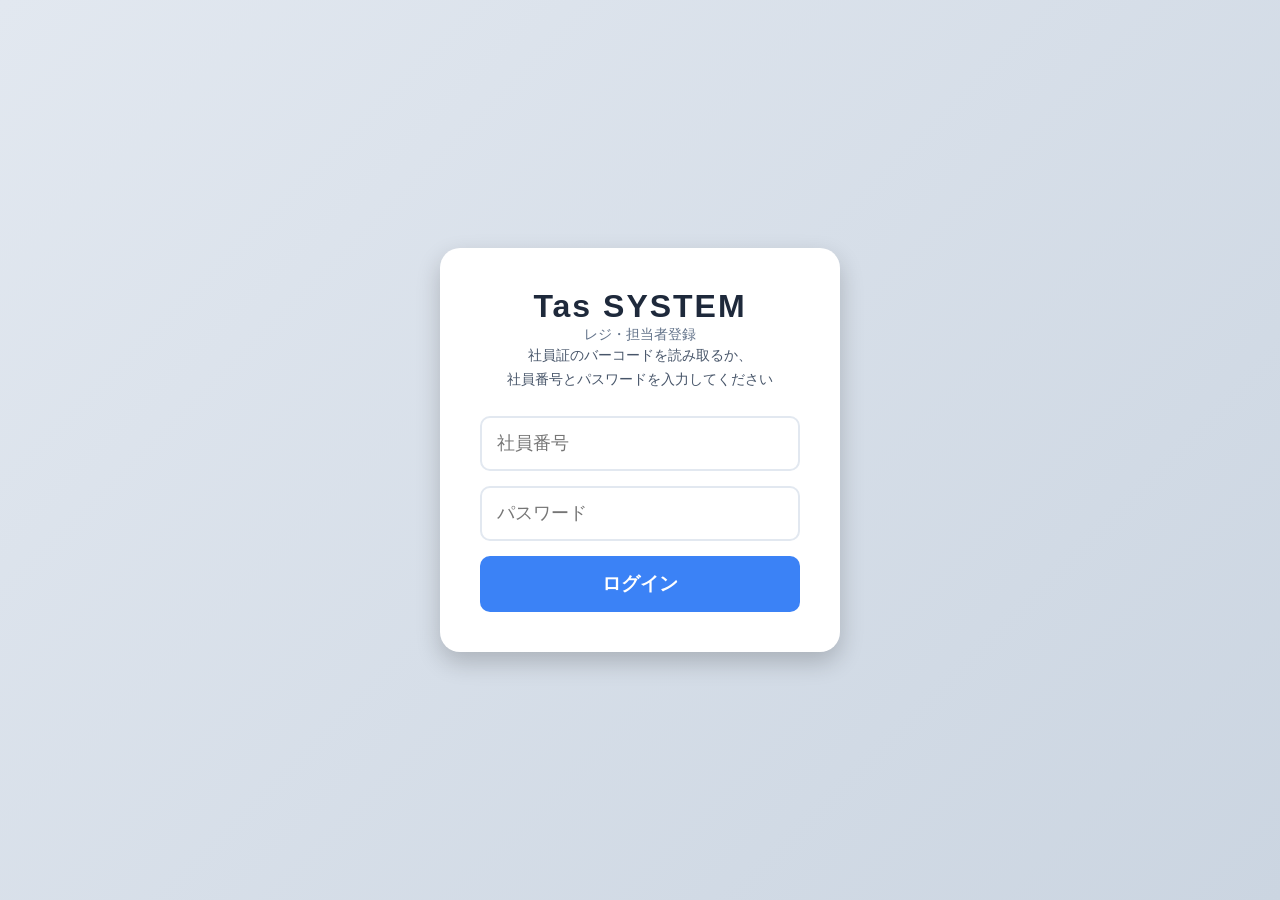
<file: index.html>
<!DOCTYPE html>
<html lang="ja">
<head>
    <meta charset="UTF-8">
    <meta name="viewport" content="width=device-width, initial-scale=1.0">
    <title>Tasシステム - ログイン</title>
    <link rel="stylesheet" href="style.css">
    <link rel="stylesheet" href="style-login.css">
</head>
<body>
    <div id="login-screen" class="screen">
        <div class="login-card">
            <div class="login-header">
                <h1 class="brand-title">Tas SYSTEM</h1>
                <p class="brand-subtitle">レジ・担当者登録</p>
            </div>
            
            <div class="login-body">
                <p class="login-instruction">
                    社員証のバーコードを読み取るか、<br>
                    社員番号とパスワードを入力してください
                </p>
                
                <div class="input-group">
                    <input type="text" id="emp-id" class="flat-input" placeholder="社員番号" inputmode="email">
                </div>
                <div class="input-group">
                    <input type="password" id="emp-pass" placeholder="パスワード">
                </div>
                
                <button id="btn-login" class="btn-primary">ログイン</button>
            </div>
        </div>
    </div>

    <script>
        const btnLogin = document.getElementById('btn-login');
        const empIdInput = document.getElementById('emp-id');

        // ログイン処理
        const login = () => {
            const id = empIdInput.value || "12345";
            // 担当者IDをブラウザに保存
            localStorage.setItem('pos_clerk_id', id);
            // レジ画面へ遷移
            window.location.href = 'Tas.html';
        };

        btnLogin.addEventListener('click', login);

        // Enterキーでログイン
        document.addEventListener('keydown', (e) => {
            if (e.key === 'Enter') {
                login();
            }
        });

        // 全角数字を半角に変換する簡易処理（元のロジックを継承）
        empIdInput.addEventListener('blur', () => {
            let val = empIdInput.value;
            val = val.replace(/[Ａ-Ｚａ-ｚ０-９]/g, s => String.fromCharCode(s.charCodeAt(0) - 0xFEE0));
            empIdInput.value = val.replace(/[^a-zA-Z0-9]/g, '');
        });
    </script>
</body>
</html>
</file>
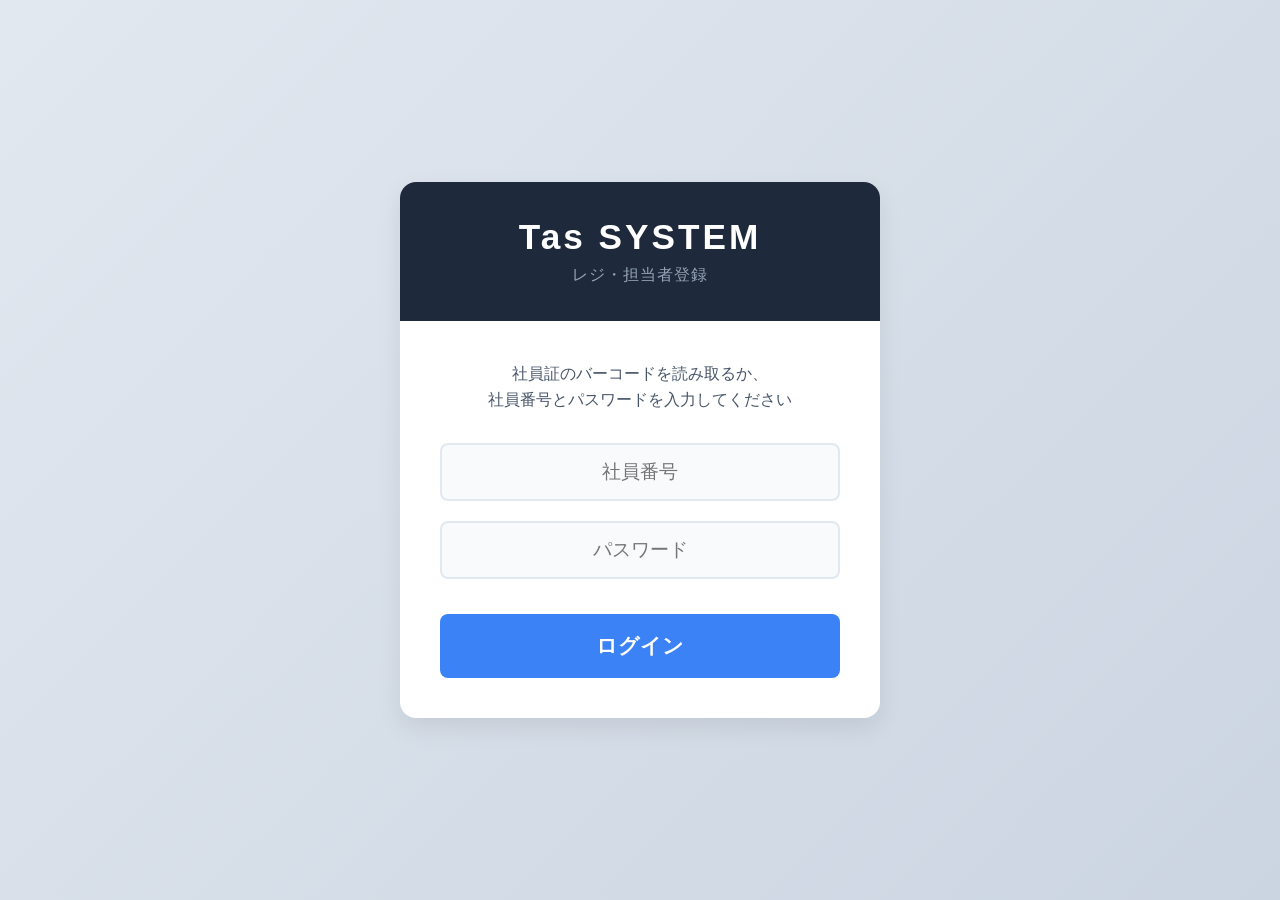
<file: Tas_system-main/index.html>
<!DOCTYPE html>
<html lang="ja">
<head>
    <meta charset="UTF-8">
    <meta name="viewport" content="width=device-width, initial-scale=1.0">
    <title>Tasシステム - ログイン</title>
    <link rel="stylesheet" href="style.css">
</head>
<body>
    <div id="login-screen" class="screen">
        <div class="login-card">
            <div class="login-header">
                <h1 class="brand-title">Tas SYSTEM</h1>
                <p class="brand-subtitle">レジ・担当者登録</p>
            </div>
            
            <div class="login-body">
                <p class="login-instruction">
                    社員証のバーコードを読み取るか、<br>
                    社員番号とパスワードを入力してください
                </p>
                
                <div class="input-group">
                    <input type="text" id="emp-id" class="flat-input" placeholder="社員番号" inputmode="email">
                </div>
                <div class="input-group">
                    <input type="password" id="emp-pass" placeholder="パスワード">
                </div>
                
                <button id="btn-login" class="btn-primary">ログイン</button>
            </div>
        </div>
    </div>

    <script>
        const btnLogin = document.getElementById('btn-login');
        const empIdInput = document.getElementById('emp-id');

        // ログイン処理
        const login = () => {
            const id = empIdInput.value || "12345";
            // 担当者IDをブラウザに保存
            localStorage.setItem('pos_clerk_id', id);
            // レジ画面へ遷移
            window.location.href = 'Tas.html';
        };

        btnLogin.addEventListener('click', login);

        // Enterキーでログイン
        document.addEventListener('keydown', (e) => {
            if (e.key === 'Enter') {
                login();
            }
        });

        // 全角数字を半角に変換する簡易処理（元のロジックを継承）
        empIdInput.addEventListener('blur', () => {
            let val = empIdInput.value;
            val = val.replace(/[Ａ-Ｚａ-ｚ０-９]/g, s => String.fromCharCode(s.charCodeAt(0) - 0xFEE0));
            empIdInput.value = val.replace(/[^a-zA-Z0-9]/g, '');
        });
    </script>
</body>
</html>
</file>
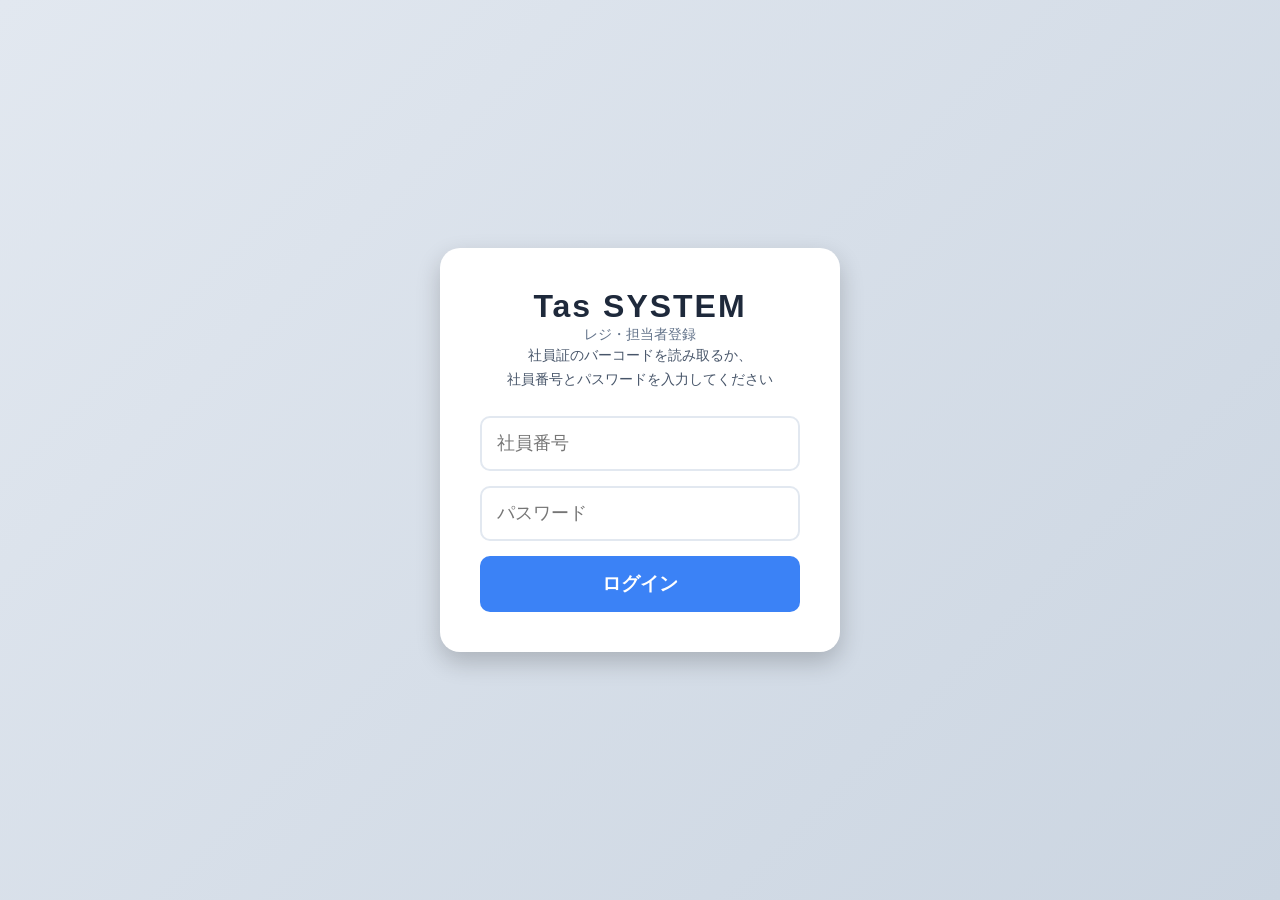
<file: Tas_system-main2/index.html>
<!DOCTYPE html>
<html lang="ja">
<head>
    <meta charset="UTF-8">
    <meta name="viewport" content="width=device-width, initial-scale=1.0">
    <title>Tasシステム - ログイン</title>
    <link rel="stylesheet" href="css/style.css">
    <link rel="stylesheet" href="css/style-login.css">
</head>
<body>
    <div id="login-screen" class="screen">
        <div class="login-card">
            <div class="login-header">
                <h1 class="brand-title">Tas SYSTEM</h1>
                <p class="brand-subtitle">レジ・担当者登録</p>
            </div>
            
            <div class="login-body">
                <p class="login-instruction">
                    社員証のバーコードを読み取るか、<br>
                    社員番号とパスワードを入力してください
                </p>
                
                <div class="input-group">
                    <input type="text" id="emp-id" class="flat-input" placeholder="社員番号" inputmode="email">
                </div>
                <div class="input-group">
                    <input type="password" id="emp-pass" placeholder="パスワード">
                </div>
                
                <button id="btn-login" class="btn-primary">ログイン</button>
            </div>
        </div>

        <script src="js/login.js"></script>
    </div>
</body>
</html>
</file>
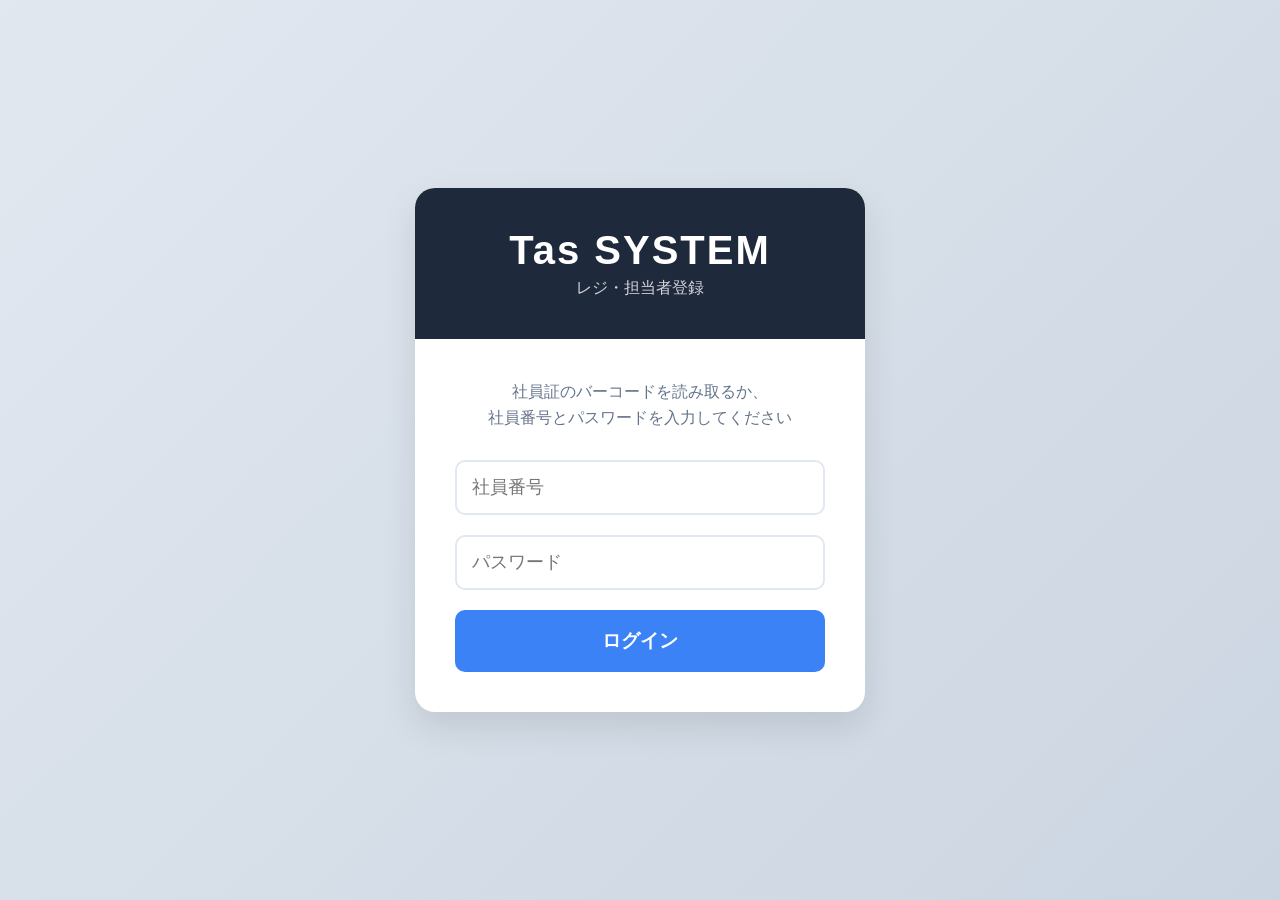
<file: Tas_system/index.html>
<!DOCTYPE html>
<html lang="ja">
<head>
    <meta charset="UTF-8">
    <meta name="viewport" content="width=device-width, initial-scale=1.0">
    <title>Tasシステム - ログイン</title>
    <link rel="stylesheet" href="css/style.css">
</head>
<body>
    <div id="login-screen" class="screen">
        <div class="login-card">
            <div class="login-header">
                <h1 class="brand-title">Tas SYSTEM</h1>
                <p class="brand-subtitle">レジ・担当者登録</p>
            </div>
            
            <div class="login-body">
                <p class="login-instruction">
                    社員証のバーコードを読み取るか、<br>
                    社員番号とパスワードを入力してください
                </p>
                
                <div class="input-group">
                    <input type="text" id="emp-id" class="flat-input" placeholder="社員番号" inputmode="email">
                </div>
                <div class="input-group">
                    <input type="password" id="emp-pass" placeholder="パスワード">
                </div>
                
                <button id="btn-login" class="btn-primary">ログイン</button>
            </div>
        </div>
    </div>

    <script src="js/login.js"></script>
</body>
</html>
</file>
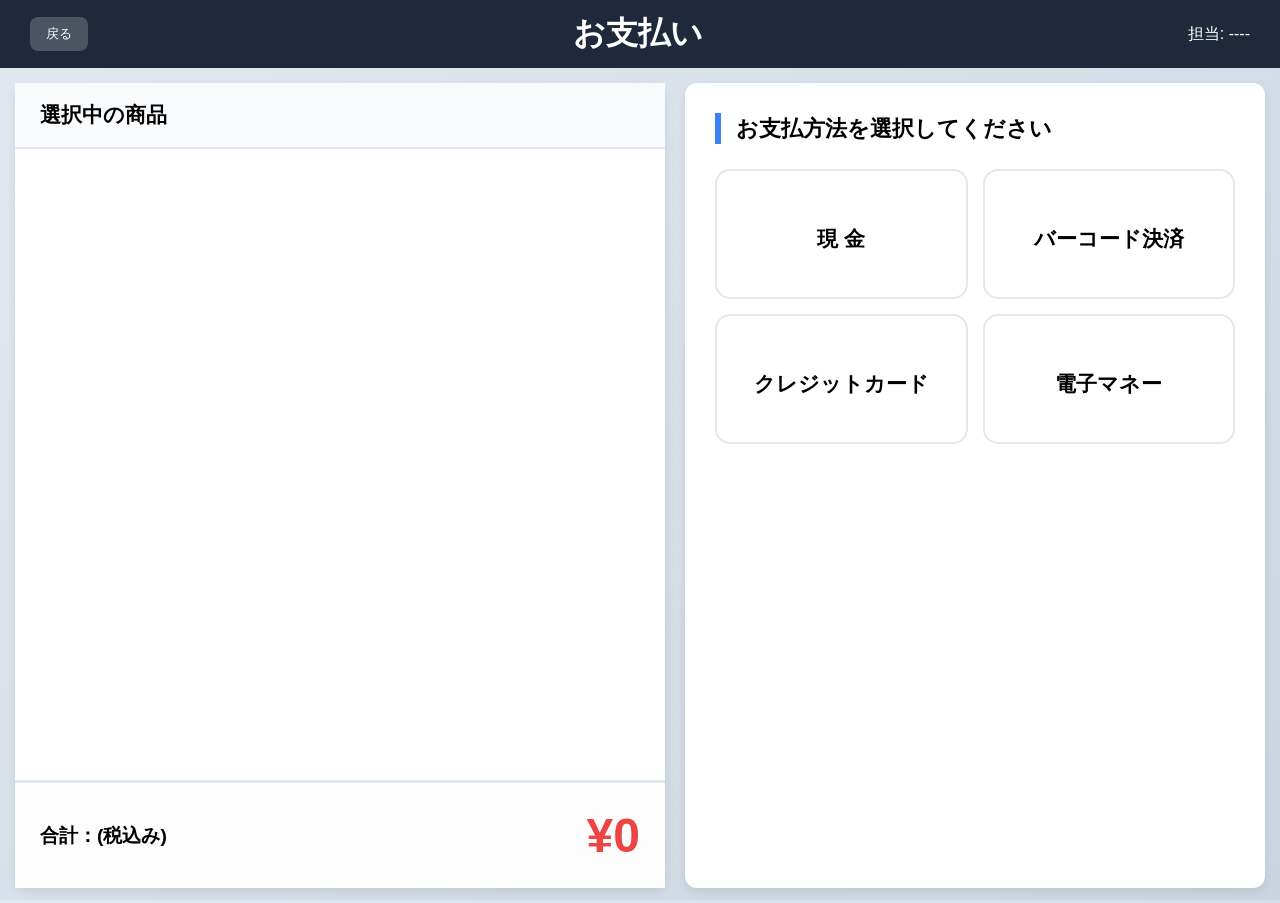
<file: checkout.html>
<!DOCTYPE html>
<html lang="ja">
<head>
    <meta charset="UTF-8">
    <meta name="viewport" content="width=device-width, initial-scale=1.0">
    <title>決済 - Tasシステム</title>
    <link rel="stylesheet" href="style.css">
    <link rel="stylesheet" href="style-checkout.css">
</head>
<body class="checkout-body">

    <header class="checkout-header">
        <button onclick="location.href='Tas.html'" class="back-btn">
            <i class="fa-solid fa-arrow-left"></i> 戻る
        </button>
        <h1 class="header-title">お支払い</h1>
        <div id="clerk-label-checkout">担当: ----</div>
    </header>

    <div class="checkout-container">
        <aside class="checkout-receipt-pane">
            <div class="receipt-header">選択中の商品</div>
            <div id="checkout-list" class="receipt-list"></div>
            <div class="checkout-total">
                <span class="total-label">合計：(税込み)</span>
                <span class="total-amount">¥<span id="checkout-total-val">0</span></span>
            </div>
        </aside>

        <main class="payment-methods-pane">
            <h2 class="section-title">お支払方法を選択してください</h2>
            <div class="payment-grid">
                <button class="pay-btn cash" onclick="startCashPayment()">
                    <i class="fa-solid fa-money-bill-1-wave"></i>
                    <span>現 金</span>
                </button>
                <button class="pay-btn barcode" onclick="finishPayment('バーコード決済')">
                    <i class="fa-solid fa-qrcode"></i>
                    <span>バーコード決済</span>
                </button>
                <button class="pay-btn credit" onclick="finishPayment('クレジットカード')">
                    <i class="fa-solid fa-credit-card"></i>
                    <span>クレジットカード</span>
                </button>
                <button class="pay-btn electronic" onclick="finishPayment('電子マネー')">
                    <i class="fa-solid fa-id-card"></i>
                    <span>電子マネー</span>
                </button>
            </div>
        </main>

        <main id="cash-payment-pane" class="payment-methods-pane hidden">
            <h2 class="section-title">現金お支払い</h2>
            
            <div class="cash-calc-container">
                <div class="cash-display-area">
                    <div class="input-line">
                        <span>お預かり額:</span>
                        <div class="cash-input-window"><span id="cash-input-val">0</span>円</div>
                    </div>
                    <div class="change-line">
                        <span>お釣り:</span>
                        <div class="change-window"><span id="change-val">0</span>円</div>
                    </div>
                </div>

                <div class="numpad">
                    <button class="num" onclick="pressNum('7')">7</button>
                    <button class="num" onclick="pressNum('8')">8</button>
                    <button class="num" onclick="pressNum('9')">9</button>
                    <button class="num" onclick="pressNum('4')">4</button>
                    <button class="num" onclick="pressNum('5')">5</button>
                    <button class="num" onclick="pressNum('6')">6</button>
                    <button class="num" onclick="pressNum('1')">1</button>
                    <button class="num" onclick="pressNum('2')">2</button>
                    <button class="num" onclick="pressNum('3')">3</button>
                    <button class="num" onclick="pressNum('0')">0</button>
                    <button class="num" onclick="pressNum('00')">00</button>
                    <button class="num del" onclick="pressClear()">消去</button>
                    <button class="num enter" onclick="calculateChange()">決定</button>
                </div>

                <div class="cash-footer-actions">
                    <button class="action-btn back" onclick="showMethods()">選択画面に戻る</button>
                    <button id="btn-finish-cash" class="action-btn finish disabled" onclick="finishCashPayment()" disabled>完 了</button>
                </div>
            </div>
        </main>
    </div>

    <script>
        let checkoutCart = JSON.parse(sessionStorage.getItem('current_cart') || "[]");
        let cashInput = ""; // 入力された数値文字列
        let totalAmount = 0;

        // 担当者表示
        document.getElementById('clerk-label-checkout').textContent = `担当: ${localStorage.getItem('pos_clerk_id') || "----"}`;

        function updateCheckoutUI() {
            const list = document.getElementById('checkout-list');
            const totalDisp = document.getElementById('checkout-total-val');
            list.innerHTML = "";
            totalAmount = 0;

            checkoutCart.forEach((item, index) => {
                const sub = item.price * item.qty;
                totalAmount += sub;
                const row = document.createElement('div');
                row.className = 'receipt-item';
                row.innerHTML = `<div class="top"><span>${item.name}</span><span>¥${sub.toLocaleString()}</span></div>
                                 <div class="bottom"><span>@${item.price.toLocaleString()}</span><span>${item.qty}個</span></div>`;
                list.appendChild(row);
            });
            totalDisp.textContent = totalAmount.toLocaleString();
        }

        // 現金画面開始
        window.startCashPayment = () => {
            document.querySelector('.payment-methods-pane:not(#cash-payment-pane)').classList.add('hidden');
            document.getElementById('cash-payment-pane').classList.remove('hidden');
            pressClear();
        };

        window.showMethods = () => {
            document.getElementById('cash-payment-pane').classList.add('hidden');
            document.querySelector('.payment-methods-pane:not(#cash-payment-pane)').classList.remove('hidden');
        };

        // テンキー操作
        window.pressNum = (num) => {
            if (cashInput.length < 10) {
                cashInput += num;
                document.getElementById('cash-input-val').textContent = Number(cashInput).toLocaleString();
            }
        };

        window.pressClear = () => {
            cashInput = "";
            document.getElementById('cash-input-val').textContent = "0";
            document.getElementById('change-val').textContent = "0";
            document.getElementById('btn-finish-cash').classList.add('disabled');
            document.getElementById('btn-finish-cash').disabled = true;
        };

        // お釣り計算
        window.calculateChange = () => {
            const paid = Number(cashInput);
            const change = paid - totalAmount;
            const changeDisp = document.getElementById('change-val');
            const finishBtn = document.getElementById('btn-finish-cash');

            changeDisp.textContent = change.toLocaleString();

            if (change >= 0) {
                changeDisp.style.color = "#000";
                finishBtn.classList.remove('disabled');
                finishBtn.disabled = false;
            } else {
                changeDisp.style.color = "red"; // 足りない場合は赤字
                finishBtn.classList.add('disabled');
                finishBtn.disabled = true;
            }
        };

        window.finishCashPayment = () => {
            const change = Number(cashInput) - totalAmount;
            alert(`お会計完了\nお預かり: ${Number(cashInput).toLocaleString()}円\nお釣り: ${change.toLocaleString()}円`);
            sessionStorage.removeItem('current_cart');
            location.href = 'Tas.html';
        };

        window.finishPayment = (method) => {
            alert(`${method}でお会計が完了しました。`);
            sessionStorage.removeItem('current_cart');
            location.href = 'Tas.html';
        };

        updateCheckoutUI();
    </script>
</body>
</html>
</file>
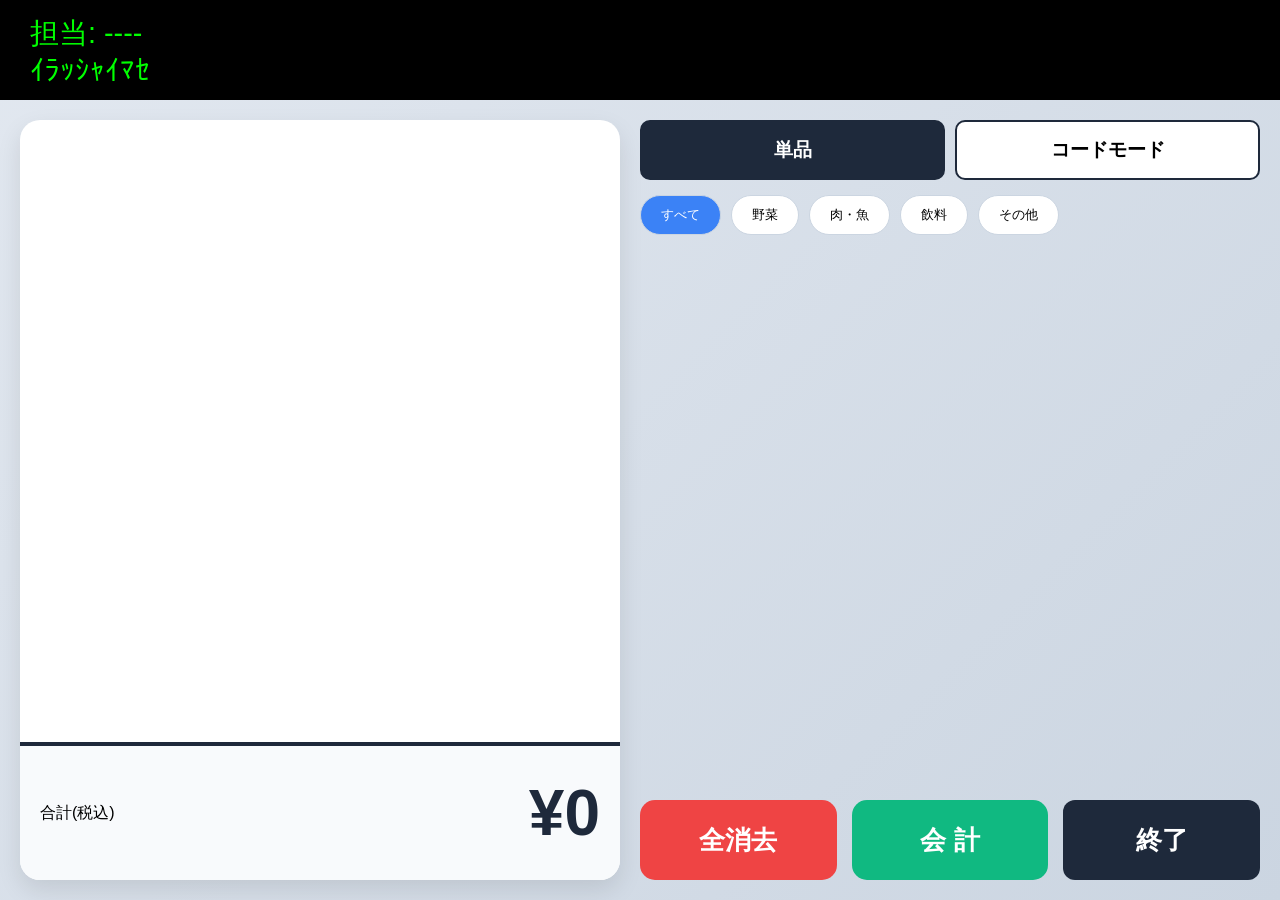
<file: Tas.html>
<!DOCTYPE html>
<html lang="ja">
<head>
    <meta charset="UTF-8">
    <meta name="viewport" content="width=device-width, initial-scale=1.0">
    <title>スーパーPOSシステム - 操作画面</title>
    <link rel="stylesheet" href="style.css">
    <link rel="stylesheet" href="style-pos.css">
</head>
<body>
    <div id="pos-screen" class="screen">
        <header class="customer-display">
            <div class="display-left">
                <div id="clerk-label">担当: ----</div>
                <div id="target-item-name">ｲﾗｯｼｬｲﾏｾ</div>
            </div>
            <div class="display-right">
                <div id="target-item-price"></div>
            </div>
        </header>

        <div class="main-container">
            <aside class="receipt-pane">
                <div class="receipt-list" id="receipt-list"></div>
                <div class="receipt-total">
                    <span class="label">合計(税込)</span>
                    <span class="total-val">¥<span id="total-price">0</span></span>
                </div>
            </aside>

            <main class="operation-panel">
                <div class="mode-selector">
                    <button id="btn-mode-single" class="mode-btn active">単品</button>
                    <button id="btn-mode-code" class="mode-btn">コードモード</button>
                </div>

                <div class="view-stack">
                    <div id="view-single" class="view">
                        <div class="category-tabs" id="category-tabs">
                            <button class="cat-btn active" data-category="すべて">すべて</button>
                            <button class="cat-btn" data-category="野菜">野菜</button>
                            <button class="cat-btn" data-category="肉・魚">肉・魚</button>
                            <button class="cat-btn" data-category="飲料">飲料</button>
                            <button class="cat-btn" data-category="その他">その他</button>
                        </div>
                        <div class="item-grid" id="item-grid"></div>
                    </div>

                    <div id="view-code" class="view hidden">
                        <div class="calculator-container">
                            <div class="calc-display" id="calc-display"></div>
                            <div class="numpad">
                                <button class="num">7</button><button class="num">8</button><button class="num">9</button>
                                <button class="num">4</button><button class="num">5</button><button class="num">6</button>
                                <button class="num">1</button><button class="num">2</button><button class="num">3</button>
                                <button class="num">0</button><button class="num">00</button><button id="btn-calc-del">削除</button>
                                <button id="btn-calc-enter" class="calc-enter">入力 / 確定</button>
                            </div>
                        </div>
                    </div>
                </div>

                <div class="bottom-actions">
                    <button id="btn-clear-all" class="danger">全消去</button>
                    <button id="btn-checkout" class="success">会 計</button>
                    <button onclick="location.href='login.html'" style="background:var(--navy-dark); color:white; border:none; border-radius:12px; cursor:pointer;">終了</button>
                </div>
            </main>
        </div>
    </div>

    <script src="script.js?v=1"></script>
</body>
</html>
</file>
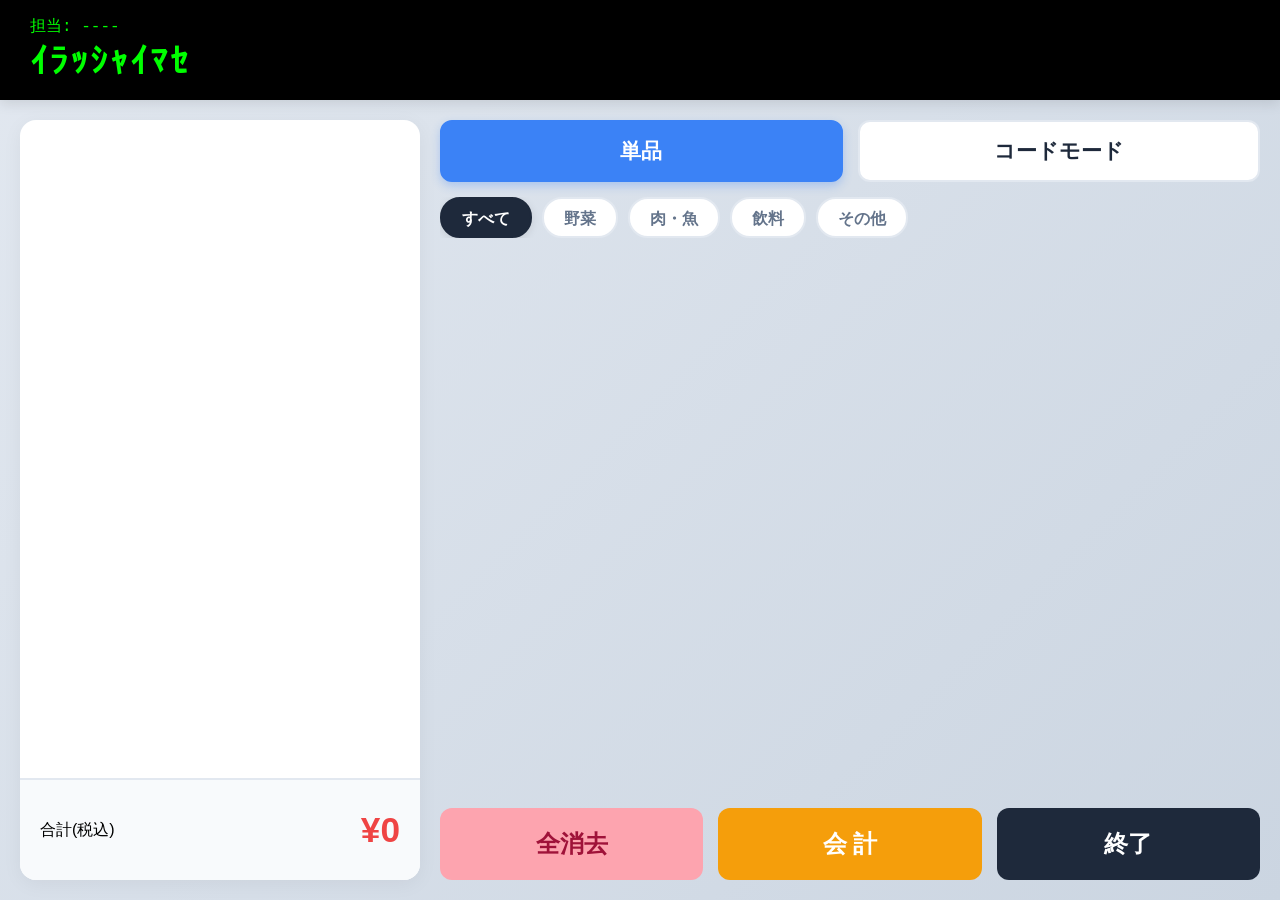
<file: Tas_system-main/Tas.html>
<!DOCTYPE html>
<html lang="ja">
<head>
    <meta charset="UTF-8">
    <meta name="viewport" content="width=device-width, initial-scale=1.0">
    <title>スーパーPOSシステム - 操作画面</title>
    <link rel="stylesheet" href="style.css">
</head>
<body>
    <div id="pos-screen" class="screen">
        <header class="customer-display">
            <div class="display-left">
                <div id="clerk-label">担当: ----</div>
                <div id="target-item-name">ｲﾗｯｼｬｲﾏｾ</div>
            </div>
            <div class="display-right">
                <div id="target-item-price"></div>
            </div>
        </header>

        <div class="main-container">
            <aside class="receipt-pane">
                <div class="receipt-list" id="receipt-list"></div>
                <div class="receipt-total">
                    <span class="label">合計(税込)</span>
                    <span class="total-val">¥<span id="total-price">0</span></span>
                </div>
            </aside>

            <main class="operation-panel">
                <div class="mode-selector">
                    <button id="btn-mode-single" class="mode-btn active">単品</button>
                    <button id="btn-mode-code" class="mode-btn">コードモード</button>
                </div>

                <div class="view-stack">
                    <div id="view-single" class="view">
                        <div class="category-tabs" id="category-tabs">
                            <button class="cat-btn active" data-category="すべて">すべて</button>
                            <button class="cat-btn" data-category="野菜">野菜</button>
                            <button class="cat-btn" data-category="肉・魚">肉・魚</button>
                            <button class="cat-btn" data-category="飲料">飲料</button>
                            <button class="cat-btn" data-category="その他">その他</button>
                        </div>
                        <div class="item-grid" id="item-grid"></div>
                    </div>

                    <div id="view-code" class="view hidden">
                        <div class="calculator-container">
                            <div class="calc-display" id="calc-display"></div>
                            <div class="numpad">
                                <button class="num">7</button><button class="num">8</button><button class="num">9</button>
                                <button class="num">4</button><button class="num">5</button><button class="num">6</button>
                                <button class="num">1</button><button class="num">2</button><button class="num">3</button>
                                <button class="num">0</button><button class="num">00</button><button id="btn-calc-del">削除</button>
                                <button id="btn-calc-enter" class="calc-enter">入力 / 確定</button>
                            </div>
                        </div>
                    </div>
                </div>

                <div class="bottom-actions">
                    <button id="btn-clear-all" class="danger">全消去</button>
                    <button id="btn-checkout" class="success">会 計</button>
                    <button onclick="location.href='login.html'" style="background:var(--navy-dark); color:white; border:none; border-radius:12px; cursor:pointer;">終了</button>
                </div>
            </main>
        </div>
    </div>

    <script src="script.js?v=1"></script>
</body>
</html>
</file>
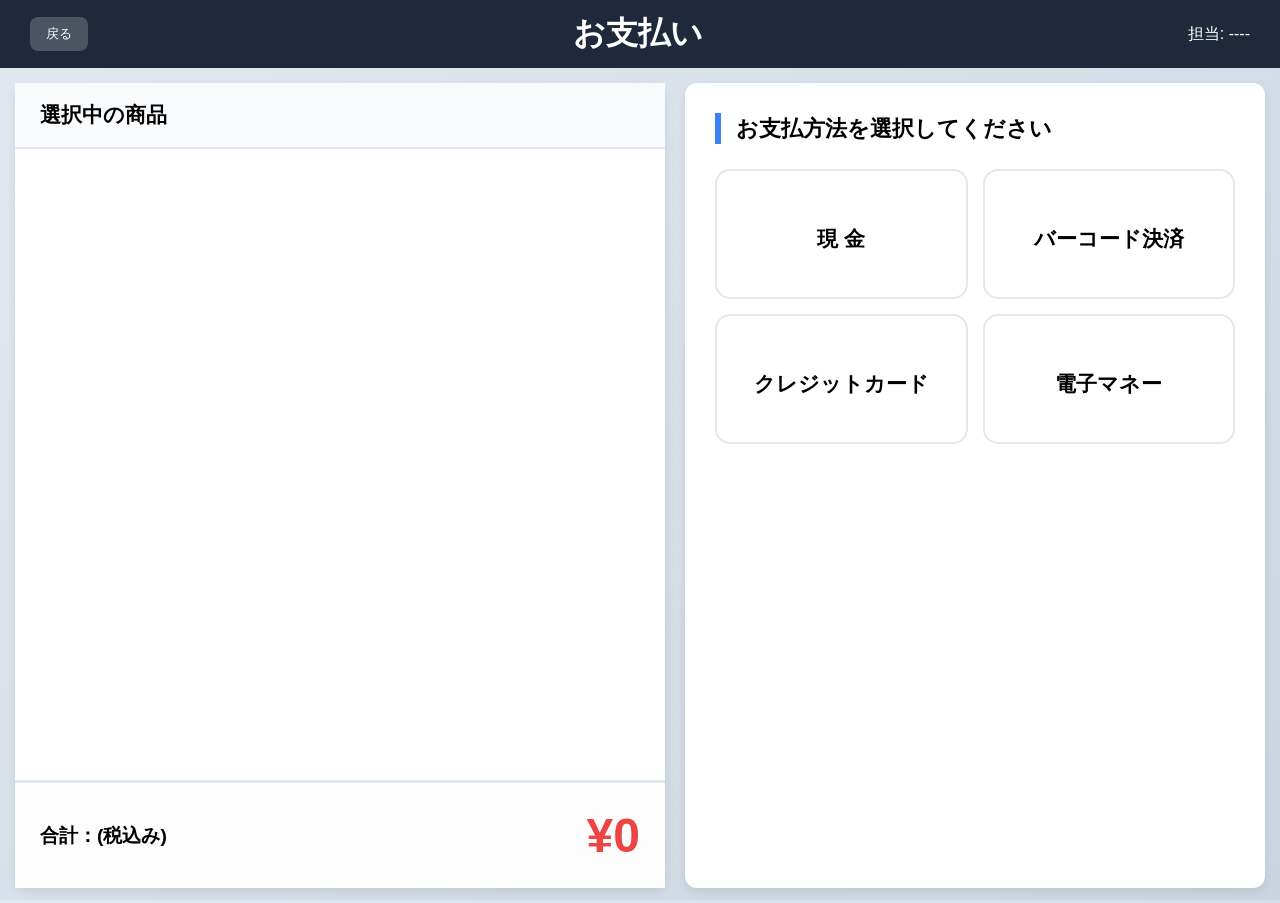
<file: Tas_system-main2/checkout.html>
<!DOCTYPE html>
<html lang="ja">
<head>
    <meta charset="UTF-8">
    <meta name="viewport" content="width=device-width, initial-scale=1.0">
    <title>決済 - Tasシステム</title>
    <link rel="stylesheet" href="css/style.css">
    <link rel="stylesheet" href="css/style-checkout.css">
</head>
<body class="checkout-body">

    <header class="checkout-header">
        <button onclick="location.href='Tas.html'" class="back-btn">
            <i class="fa-solid fa-arrow-left"></i> 戻る
        </button>
        <h1 class="header-title">お支払い</h1>
        <div id="clerk-label-checkout">担当: ----</div>
    </header>

    <div class="checkout-container">
        <aside class="checkout-receipt-pane">
            <div class="receipt-header">選択中の商品</div>
            <div id="checkout-list" class="receipt-list"></div>
            <div class="checkout-total">
                <span class="total-label">合計：(税込み)</span>
                <span class="total-amount">¥<span id="checkout-total-val">0</span></span>
            </div>
        </aside>

        <main class="payment-methods-pane">
            <h2 class="section-title">お支払方法を選択してください</h2>
            <div class="payment-grid">
                <button class="pay-btn cash" onclick="startCashPayment()">
                    <i class="fa-solid fa-money-bill-1-wave"></i>
                    <span>現 金</span>
                </button>
                <button class="pay-btn barcode" onclick="finishPayment('バーコード決済')">
                    <i class="fa-solid fa-qrcode"></i>
                    <span>バーコード決済</span>
                </button>
                <button class="pay-btn credit" onclick="finishPayment('クレジットカード')">
                    <i class="fa-solid fa-credit-card"></i>
                    <span>クレジットカード</span>
                </button>
                <button class="pay-btn electronic" onclick="finishPayment('電子マネー')">
                    <i class="fa-solid fa-id-card"></i>
                    <span>電子マネー</span>
                </button>
            </div>
        </main>

        <main id="cash-payment-pane" class="payment-methods-pane hidden">
            <h2 class="section-title">現金お支払い</h2>
            
            <div class="cash-calc-container">
                <div class="cash-display-area">
                    <div class="input-line">
                        <span>お預かり額:</span>
                        <div class="cash-input-window"><span id="cash-val">0</span>円</div>
                    </div>
                    <div class="change-line">
                        <span>お釣り:</span>
                        <div class="change-window"><span id="change-val">0</span>円</div>
                    </div>
                </div>

                <div class="numpad">
                    <button type="button" class="num" onclick="pressNum('7')">7</button>
                    <button type="button" class="num" onclick="pressNum('8')">8</button>
                    <button type="button" class="num" onclick="pressNum('9')">9</button>
                    <button type="button" class="num" onclick="pressNum('4')">4</button>
                    <button type="button" class="num" onclick="pressNum('5')">5</button>
                    <button type="button" class="num" onclick="pressNum('6')">6</button>
                    <button type="button" class="num" onclick="pressNum('1')">1</button>
                    <button type="button" class="num" onclick="pressNum('2')">2</button>
                    <button type="button" class="num" onclick="pressNum('3')">3</button>
                    <button type="button" class="num" onclick="pressNum('0')">0</button>
                    <button type="button" class="num" onclick="pressNum('00')">00</button>
                    <button type="button" class="num del" onclick="pressClear()">消去</button>
                </div>

                <div class="cash-footer-actions">
                    <button type="button"class="action-btn back" onclick="showMethods()">選択画面に戻る</button>
                    <button type="button" id="btn-finish-cash" class="action-btn finish disabled" onclick="finishCashPayment()" disabled>完 了</button>
                </div>
            </div>
        </main>
    </div>

    <script type="module" src="js/checkout.js"></script>
</body>
</html>
</file>
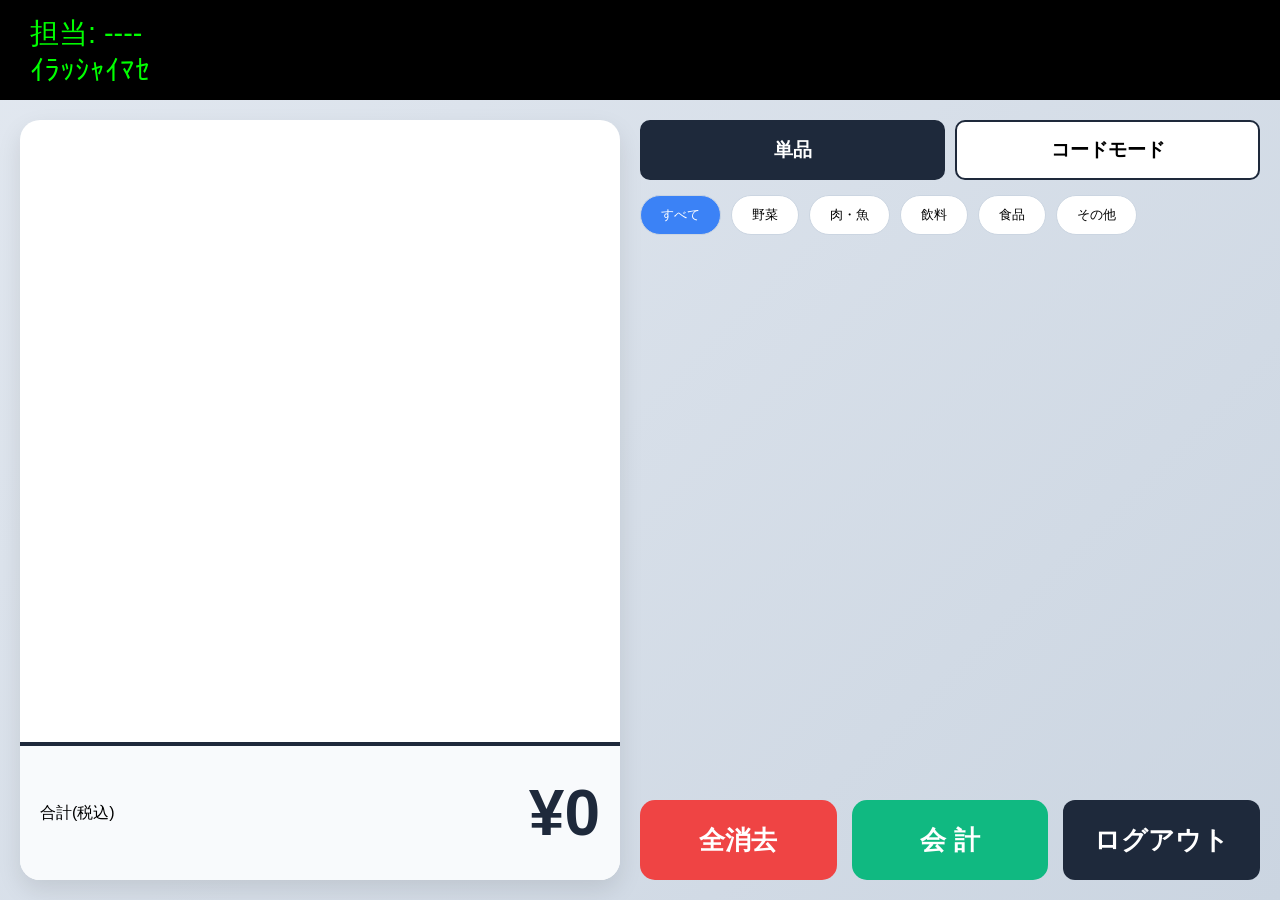
<file: Tas_system-main2/Tas.html>
<!DOCTYPE html>
<html lang="ja">
<head>
    <meta charset="UTF-8">
    <meta name="viewport" content="width=device-width, initial-scale=1.0">
    <title>スーパーPOSシステム - 操作画面</title>
    <link rel="stylesheet" href="css/style.css">
    <link rel="stylesheet" href="css/style-pos.css">
</head>
<body>
    <div id="pos-screen" class="screen">
        <header class="customer-display">
            <div class="display-left">
                <div id="clerk-label">担当: ----</div>
                <div id="target-item-name">ｲﾗｯｼｬｲﾏｾ</div>
            </div>
            <div class="display-right">
                <div id="target-item-price"></div>
            </div>
        </header>

        <div class="main-container">
            <aside class="receipt-pane">
                <div class="receipt-list" id="receipt-list"></div>
                <div class="receipt-total">
                    <span class="label">合計(税込)</span>
                    <span class="total-val">¥<span id="total-price">0</span></span>
                </div>
            </aside>

            <main class="operation-panel">
                <div class="mode-selector">
                    <button id="btn-mode-single" class="mode-btn active">単品</button>
                    <button id="btn-mode-code" class="mode-btn">コードモード</button>
                </div>

                <div class="view-stack">
                    <div id="view-single" class="view">
                        <div class="category-tabs" id="category-tabs">
                            <button class="cat-btn active" data-category="すべて">すべて</button>
                            <button class="cat-btn" data-category="野菜">野菜</button>
                            <button class="cat-btn" data-category="肉・魚">肉・魚</button>
                            <button class="cat-btn" data-category="飲料">飲料</button>
                            <button class="cat-btn" data-category="食品">食品</button>
                            <button class="cat-btn" data-category="その他">その他</button>
                        </div>
                        <div class="item-grid" id="item-grid"></div>
                    </div>

                    <div id="view-code" class="view hidden">
                        <div class="calculator-container">
                            <div class="calc-display" id="calc-display"></div>
                            <div class="numpad">
                                <button type="button" class="num">7</button>
                                <button type="button" class="num">8</button>
                                <button type="button" class="num">9</button>
                                <button type="button" class="num">4</button>
                                <button type="button" class="num">5</button>
                                <button type="button" class="num">6</button>
                                <button type="button" class="num">1</button>
                                <button type="button" class="num">2</button><button class="num">3</button>
                                <button type="button" class="num">0</button>
                                <button type="button" class="num">00</button>
                                <button type="button" id="btn-calc-del">削除</button>
                                <button type="button" id="btn-calc-enter" class="calc-enter">入力 / 確定</button>
                            </div>
                        </div>
                    </div>
                </div>

                <div class="bottom-actions">
                    <button id="btn-clear-all" class="danger">全消去</button>
                    <button id="btn-checkout" class="success">会 計</button>
                    <button onclick="handleLogout()" style="background:var(--navy-dark); color:white; border:none; border-radius:12px; cursor:pointer;">ログアウト</button>
                </div>
            </main>
        </div>
    </div>

    <script type="module" src="js/main.js"></script>
</body>
</html>
</file>
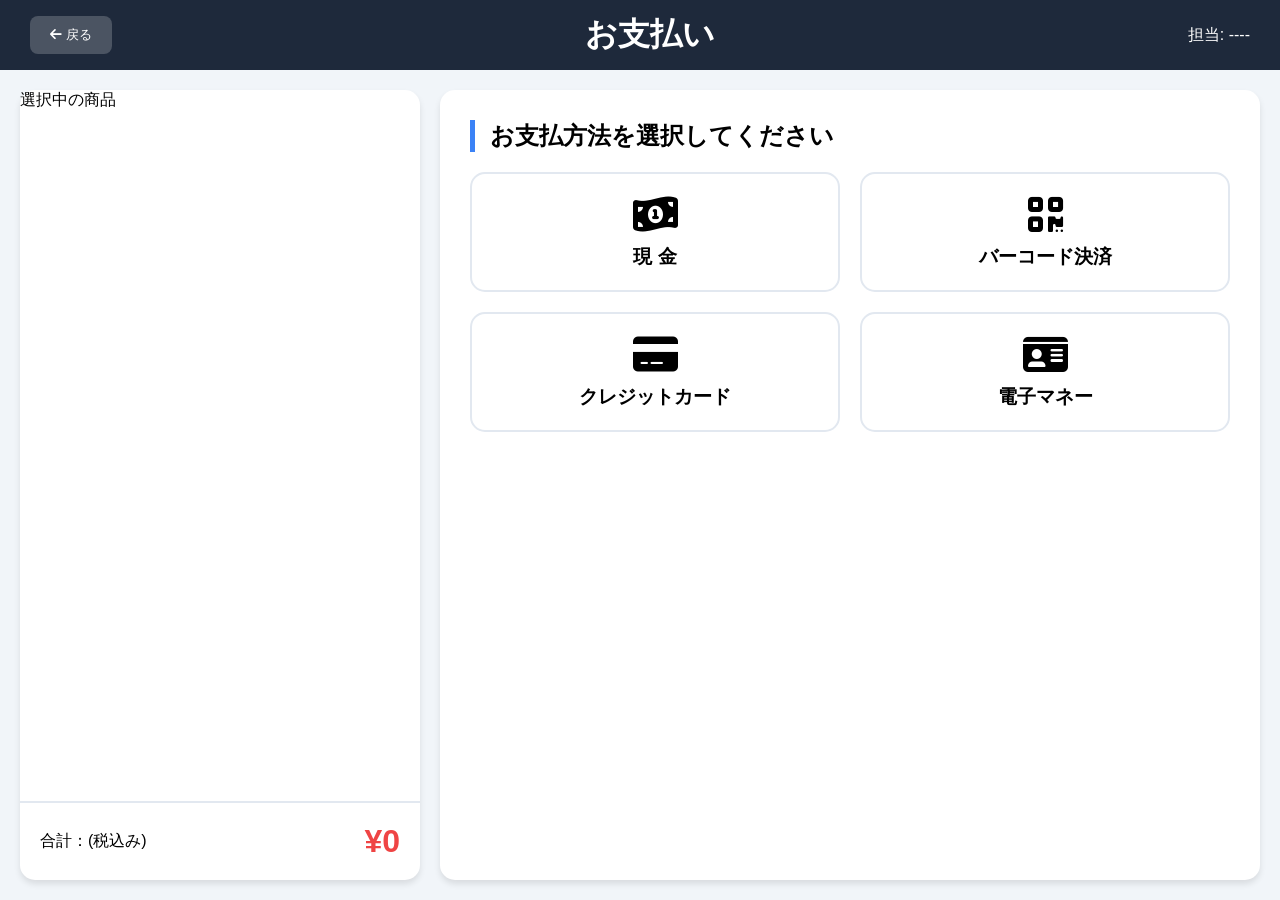
<file: Tas_system/checkout.html>
<!DOCTYPE html>
<html lang="ja">
<head>
    <meta charset="UTF-8">
    <meta name="viewport" content="width=device-width, initial-scale=1.0">
    <title>決済 - Tasシステム</title>
    <link rel="stylesheet" href="css/style.css">
    <link rel="stylesheet" href="https://cdnjs.cloudflare.com/ajax/libs/font-awesome/6.5.1/css/all.min.css">
</head>
<body class="checkout-body">

    <header class="checkout-header">
        <button onclick="location.href='Tas.html'" class="back-btn">
            <i class="fa-solid fa-arrow-left"></i> 戻る
        </button>
        <h1 class="header-title">お支払い</h1>
        <div id="clerk-label-checkout">担当: ----</div>
    </header>

    <div class="checkout-container">
        <aside class="checkout-receipt-pane">
            <div class="receipt-header">選択中の商品</div>
            <div id="checkout-list" class="receipt-list"></div>
            <div class="checkout-total">
                <span class="total-label">合計：(税込み)</span>
                <span class="total-amount">¥<span id="checkout-total-val">0</span></span>
            </div>
        </aside>

        <main class="payment-methods-pane">
            <h2 class="section-title">お支払方法を選択してください</h2>
            <div class="payment-grid">
                <button class="pay-btn cash" onclick="startCashPayment()">
                    <i class="fa-solid fa-money-bill-1-wave"></i>
                    <span>現 金</span>
                </button>
                <button class="pay-btn barcode" onclick="finishPayment('バーコード決済')">
                    <i class="fa-solid fa-qrcode"></i>
                    <span>バーコード決済</span>
                </button>
                <button class="pay-btn credit" onclick="finishPayment('クレジットカード')">
                    <i class="fa-solid fa-credit-card"></i>
                    <span>クレジットカード</span>
                </button>
                <button class="pay-btn electronic" onclick="finishPayment('電子マネー')">
                    <i class="fa-solid fa-id-card"></i>
                    <span>電子マネー</span>
                </button>
            </div>
        </main>

        <main id="cash-payment-pane" class="payment-methods-pane hidden">
            <h2 class="section-title">現金お支払い</h2>
            
            <div class="cash-calc-container">
                <div class="cash-display-area">
                    <div class="input-line">
                        <span>お預かり額:</span>
                        <div class="cash-input-window"><span id="cash-input-val">0</span>円</div>
                    </div>
                    <div class="change-line">
                        <span>お釣り:</span>
                        <div class="change-window"><span id="change-val">0</span>円</div>
                    </div>
                </div>

                <div class="numpad">
                    <button class="num" onclick="pressNum('7')">7</button>
                    <button class="num" onclick="pressNum('8')">8</button>
                    <button class="num" onclick="pressNum('9')">9</button>
                    <button class="num" onclick="pressNum('4')">4</button>
                    <button class="num" onclick="pressNum('5')">5</button>
                    <button class="num" onclick="pressNum('6')">6</button>
                    <button class="num" onclick="pressNum('1')">1</button>
                    <button class="num" onclick="pressNum('2')">2</button>
                    <button class="num" onclick="pressNum('3')">3</button>
                    <button class="num" onclick="pressNum('0')">0</button>
                    <button class="num" onclick="pressNum('00')">00</button>
                    <button class="num del" onclick="pressClear()">消去</button>
                    <button class="num enter" onclick="calculateChange()">決定</button>
                </div>

                <div class="cash-footer-actions">
                    <button class="action-btn back" onclick="showMethods()">選択画面に戻る</button>
                    <button id="btn-finish-cash" class="action-btn finish disabled" onclick="finishCashPayment()" disabled>完 了</button>
                </div>
            </div>
        </main>
    </div>

<script type="module" src="js/checkout.js"></script>
</body>
</html>
</file>
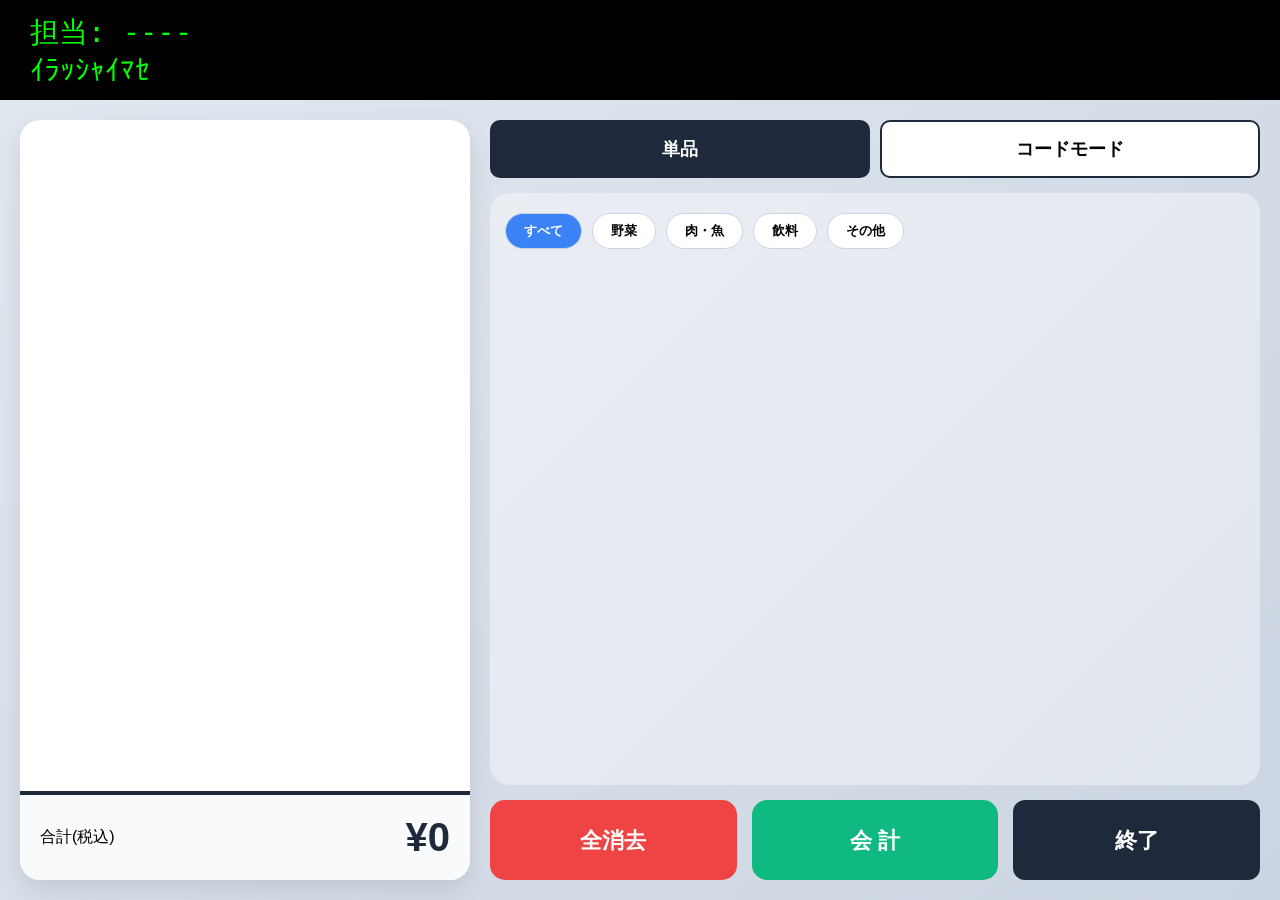
<file: Tas_system/Tas.html>
<!DOCTYPE html>
<html lang="ja">
<head>
    <meta charset="UTF-8">
    <meta name="viewport" content="width=device-width, initial-scale=1.0">
    <title>スーパーPOSシステム - 操作画面</title>
    <link rel="stylesheet" href="css/style.css">
</head>
<body>
    <div id="pos-screen">
        <header class="customer-display">
            <div class="display-left">
                <div id="clerk-label">担当: ----</div>
                <div id="target-item-name">ｲﾗｯｼｬｲﾏｾ</div>
            </div>
            <div class="display-right">
                <div id="target-item-price"></div>
            </div>
        </header>

        <div class="main-container">
            <aside class="receipt-pane">
                <div class="receipt-list" id="receipt-list"></div>
                <div class="receipt-total">
                    <span class="label">合計(税込)</span>
                    <span class="total-val">¥<span id="total-price">0</span></span>
                </div>
            </aside>

            <main class="operation-panel">
                <div class="mode-selector">
                    <button id="btn-mode-single" class="mode-btn active">単品</button>
                    <button id="btn-mode-code" class="mode-btn">コードモード</button>
                </div>

                <div class="view-stack">
                    <div id="view-single" class="view">
                        <div class="category-tabs" id="category-tabs">
                            <button class="cat-btn active" data-category="すべて">すべて</button>
                            <button class="cat-btn" data-category="野菜">野菜</button>
                            <button class="cat-btn" data-category="肉・魚">肉・魚</button>
                            <button class="cat-btn" data-category="飲料">飲料</button>
                            <button class="cat-btn" data-category="その他">その他</button>
                        </div>
                        <div class="item-grid" id="item-grid"></div>
                    </div>

                    <div id="view-code" class="view hidden">
                        <div class="calculator-container">
                            <div class="calc-display" id="calc-display"></div>
                            <div class="numpad">
                                <button class="num">7</button><button class="num">8</button><button class="num">9</button>
                                <button class="num">4</button><button class="num">5</button><button class="num">6</button>
                                <button class="num">1</button><button class="num">2</button><button class="num">3</button>
                                <button class="num">0</button><button class="num">00</button><button id="btn-calc-del">削除</button>
                                <button id="btn-calc-enter" class="calc-enter">入力 / 確定</button>
                            </div>
                        </div>
                    </div>
                </div>

                <div class="bottom-actions">
                    <button id="btn-clear-all" class="danger">全消去</button>
                    <button id="btn-checkout" class="success">会 計</button>
                    <button onclick="handleLogout()" style="background:var(--navy-dark); color:white; border:none; border-radius:12px; cursor:pointer;">終了</button>
                </div>
            </main>
        </div>
    </div>

<script type="module" src="js/main.js"></script>
</body>
</html>
</file>
<file: style.css>
/* style.css (共通設定) */
:root {
    --bg-gradient: linear-gradient(135deg, #e2e8f0 0%, #cbd5e1 100%);
    --navy-dark: #1e293b;
    --blue-primary: #3b82f6;
    --white: #ffffff;
    --border-color: #cbd5e1;
    --success: #10b981;
    --danger: #ef4444;
}

* {
    box-sizing: border-box;
    margin: 0;
    padding: 0;
}

body {
    font-family: 'Hiragino Kaku Gothic ProN', 'Meiryo', sans-serif;
    height: 100vh;
    overflow: hidden;
    background: var(--bg-gradient);
}

.hidden { display: none !important; }

/* 共通のレシートリスト構造（レジ・決済両方で使用） */
.receipt-item {
    border-bottom: 2px solid #f1f5f9;
    padding: 20px 15px;
}

.receipt-item .top {
    display: flex;
    justify-content: space-between;
    font-weight: 900;
    font-size: 1.6rem;
    margin-bottom: 8px;
}

.receipt-item .bottom {
    display: flex;
    justify-content: space-between;
    font-size: 1.2rem;
    color: #334155;
}
</file>
<file: style-login.css>
/* style-login.css */
#login-screen {
    height: 100vh;
    display: flex;
    align-items: center;
    justify-content: center;
}

.login-card {
    background: var(--white);
    padding: 40px;
    border-radius: 20px;
    box-shadow: 0 10px 25px rgba(0,0,0,0.2);
    width: 100%;
    max-width: 400px;
    text-align: center;
}

.brand-title {
    font-size: 2rem;
    color: var(--navy-dark);
    letter-spacing: 2px;
}

.brand-subtitle { color: #64748b; font-size: 0.9rem; }
.login-instruction { font-size: 0.9rem; line-height: 1.6; margin-bottom: 25px; color: #475569; }

.input-group { margin-bottom: 15px; }
.input-group input {
    width: 100%;
    padding: 15px;
    border: 2px solid #e2e8f0;
    border-radius: 10px;
    font-size: 1.1rem;
}

.btn-primary {
    width: 100%;
    padding: 15px;
    background: var(--blue-primary);
    color: white;
    border: none;
    border-radius: 10px;
    font-size: 1.2rem;
    font-weight: bold;
    cursor: pointer;
}
</file>
<file: Tas_system-main/style.css>
/* ==============================
   共通カラー・変数設定
   ============================== */
:root {
    --bg-gradient: linear-gradient(135deg, #e2e8f0 0%, #cbd5e1 100%);
    --navy-dark: #1e293b;
    --blue-primary: #3b82f6;
    --blue-hover: #2563eb;
    --text-main: #1e293b;
    --text-muted: #64748b;
    --white: #ffffff;
    --border-color: #e2e8f0;
    --bg-gray: #f8fafc;
    
    /* アクション用カラー */
    --success: #10b981;
    --danger: #ef4444;
    --warning: #f59e0b;
}

/* ==============================
   全体のリセット設定
   ============================== */
* { box-sizing: border-box; margin: 0; padding: 0; }
body { font-family: sans-serif; height: 100vh; overflow: hidden; }
.hidden { display: none !important; }

/* ==============================
   ログイン画面
   ============================== */
#login-screen { 
    display: flex; 
    justify-content: center; 
    align-items: center; 
    background: var(--bg-gradient); 
    height: 100vh;
}

.login-card {
    background: #ffffff;
    width: 100%;
    max-width: 480px;
    border-radius: 16px;
    box-shadow: 0 10px 25px rgba(0, 0, 0, 0.08);
    overflow: hidden;
}

.login-header { background: var(--navy-dark); color: #ffffff; padding: 35px 20px; text-align: center; }
.brand-title { font-size: 2.2rem; font-weight: bold; letter-spacing: 3px; margin: 0; }
.brand-subtitle { font-size: 1rem; color: #94a3b8; margin-top: 8px; letter-spacing: 1px; }

.login-body { padding: 40px; text-align: center; }
.login-instruction { font-size: 1rem; color: #475569; line-height: 1.6; margin-bottom: 30px; }

.input-group { margin-bottom: 20px; }
.input-group input {
    width: 100%;
    padding: 16px 20px;
    font-size: 1.2rem;
    text-align: center;
    background-color: var(--bg-gray);
    border: 2px solid var(--border-color);
    border-radius: 8px;
    outline: none;
    color: var(--text-main);
    transition: all 0.2s ease;
}
.input-group input:focus {
    border-color: var(--blue-primary);
    background-color: #ffffff;
    box-shadow: 0 0 0 3px rgba(59, 130, 246, 0.15);
}

.btn-primary {
    width: 100%;
    padding: 18px;
    margin-top: 15px;
    font-size: 1.3rem;
    font-weight: bold;
    color: #ffffff;
    background-color: var(--blue-primary);
    border: none;
    border-radius: 8px;
    cursor: pointer;
    transition: all 0.2s ease;
}
.btn-primary:hover { background-color: var(--blue-hover); }

/* ==============================
   メインPOS画面（ログイン後の画面）
   ============================== */
#pos-screen {
    background: var(--bg-gradient);
    height: 100vh;
    display: flex;
    flex-direction: column;
}

/* --- 客面表示（ヘッダー） --- */
.customer-display {
    background: #000000; /* 背景を真っ黒に */
    height: 100px; /* 少し高さを出して見やすく */
    padding: 0 30px;
    display: flex;
    align-items: center;
    justify-content: space-between;
    box-shadow: 0 4px 12px rgba(0,0,0,0.1);
    z-index: 10;
    font-family: 'Courier New', monospace; /* レジ特有のデジタルなフォント */
}

/* 左側のエリア（担当者と商品名が縦に並ぶ） */
.display-left {
    display: flex;
    flex-direction: column;
    justify-content: center;
}

#clerk-label { 
    font-size: 1rem; 
    color: #00ff00; /* デジタルな蛍光グリーン */
    margin-bottom: 5px; /* 商品名との隙間 */
}

#target-item-name { 
    color: #00ff00; 
    font-size: 2.2rem; 
    font-weight: bold;
    letter-spacing: 2px;
}

/* 右側のエリア（値段） */
.display-right {
    display: flex;
    align-items: center;
}

#target-item-price { 
    color: #00ff00; 
    font-size: 3rem; /* 値段をさらに大きく強調 */
    font-weight: bold;
    letter-spacing: 2px;
}

/* --- メインレイアウト枠 --- */
.main-container {
    flex: 1;
    display: flex;
    padding: 20px;
    gap: 20px;
    overflow: hidden;
}

/* --- 左：明細エリア --- */
.receipt-pane {
    width: 400px;
    background: var(--white);
    border-radius: 16px;
    box-shadow: 0 4px 20px rgba(0,0,0,0.05);
    display: flex;
    flex-direction: column;
    overflow: hidden;
}
.receipt-list { flex: 1; overflow-y: auto; padding: 20px; }
.receipt-item { border-bottom: 1px solid var(--border-color); padding: 15px 0; }
.receipt-item .top { display: flex; justify-content: space-between; font-weight: bold; font-size: 1.2rem; }
.receipt-item .bottom { display: flex; justify-content: space-between; margin-top: 10px; align-items: center; }
.qty-btn { width: 30px; height: 30px; border-radius: 50%; border: 1px solid #ccc; background: #fff; cursor: pointer; }

.receipt-total { background: var(--bg-gray); padding: 30px 20px; border-top: 2px solid var(--border-color); display: flex; justify-content: space-between; align-items: center; }
.total-val { font-size: 2.2rem; color: var(--danger); font-weight: bold; }

/* --- 右：操作パネルエリア --- */
.operation-panel {
    flex: 1;
    display: flex;
    flex-direction: column;
    gap: 15px;
}

/* タブボタン */
.mode-selector { display: flex; gap: 15px; }
.mode-btn {
    flex: 1;
    padding: 15px;
    font-size: 1.3rem;
    font-weight: bold;
    background: var(--white);
    color: var(--text-main);
    border: 2px solid var(--border-color);
    border-radius: 12px;
    cursor: pointer;
    transition: all 0.2s;
}
.mode-btn.active { background: var(--blue-primary); color: var(--white); border-color: var(--blue-primary); box-shadow: 0 4px 10px rgba(59, 130, 246, 0.3); }

/* 表示切り替え領域 */
.view-stack { flex: 1; position: relative; }
.view { height: 100%; display: flex; flex-direction: column; }

/* 商品グリッド (単品モード) */
.item-grid {
    display: grid;
    grid-template-columns: repeat(4, 1fr);
    grid-template-rows: repeat(4, 1fr);
    gap: 10px;
    height: 100%;
}
.grid-item {
    background: var(--white);
    border: none;
    border-radius: 12px;
    color: var(--text-main);
    font-size: 1.1rem;
    font-weight: bold;
    display: flex;
    align-items: center;
    justify-content: center;
    cursor: pointer;
    box-shadow: 0 2px 8px rgba(0,0,0,0.05);
    transition: all 0.2s;
}
.grid-item:active { background: #e2e8f0; transform: scale(0.96); }

/* 電卓 (コードモード) */
.calculator-container { display: flex; flex-direction: column; align-items: center; justify-content: center; height: 100%; gap: 20px; }
.calc-display { width: 400px; height: 70px; background: var(--white); border: 2px solid var(--blue-primary); border-radius: 12px; font-size: 2.5rem; text-align: right; padding: 0 20px; line-height: 66px; font-family: monospace; color: var(--text-main); }
.numpad { display: grid; grid-template-columns: repeat(3, 100px); gap: 15px; }
.numpad button { height: 80px; font-size: 1.5rem; font-weight: bold; background: var(--white); border: none; border-radius: 12px; cursor: pointer; box-shadow: 0 2px 8px rgba(0,0,0,0.05); transition: transform 0.1s; }
.numpad button:active { transform: scale(0.95); }
.calc-enter { grid-column: span 3; background: var(--success) !important; color: white !important; margin-top: 10px; }

/* フッター（アクションボタン） */
.bottom-actions { display: flex; gap: 15px; margin-top: auto; }
.bottom-actions button { flex: 1; padding: 20px; font-size: 1.5rem; font-weight: bold; border: none; border-radius: 12px; cursor: pointer; }
.danger { background: #fda4af; color: #9f1239; }
.success { background: var(--warning); color: #fff; }

/* ==============================
   商品カテゴリタブ
   ============================== */
.category-tabs {
    display: flex;
    gap: 10px;
    margin-bottom: 15px;
    overflow-x: auto; /* タブが増えても横スクロールできるように */
}

.cat-btn {
    padding: 10px 20px;
    font-size: 1rem;
    font-weight: bold;
    background: var(--white);
    color: var(--text-muted);
    border: 2px solid var(--border-color);
    border-radius: 20px; /* メインタブと区別するため丸みを強く */
    cursor: pointer;
    white-space: nowrap;
    transition: all 0.2s;
}

/* 選択されているタブ */
.cat-btn.active {
    background: var(--navy-dark);
    color: var(--white);
    border-color: var(--navy-dark);
    box-shadow: 0 2px 8px rgba(0,0,0,0.1);
}
</file>
<file: Tas_system-main2/css/style.css>
/* style.css (共通設定) */
:root {
    --bg-gradient: linear-gradient(135deg, #e2e8f0 0%, #cbd5e1 100%);
    --navy-dark: #1e293b;
    --blue-primary: #3b82f6;
    --white: #ffffff;
    --border-color: #cbd5e1;
    --success: #10b981;
    --danger: #ef4444;
}

* {
    box-sizing: border-box;
    margin: 0;
    padding: 0;
}

body {
    font-family: 'Hiragino Kaku Gothic ProN', 'Meiryo', sans-serif;
    height: 100vh;
    overflow: hidden;
    background: var(--bg-gradient);
}

.hidden { display: none !important; }

/* 共通のレシートリスト構造（レジ・決済両方で使用） */
.receipt-item {
    border-bottom: 2px solid #f1f5f9;
    padding: 20px 15px;
}

.receipt-item .top {
    display: flex;
    justify-content: space-between;
    font-weight: 900;
    font-size: 1.6rem;
    margin-bottom: 8px;
}

.receipt-item .bottom {
    display: flex;
    justify-content: space-between;
    font-size: 1.2rem;
    color: #334155;
}
</file>
<file: Tas_system-main2/css/style-login.css>
/* style-login.css */
#login-screen {
    height: 100vh;
    display: flex;
    align-items: center;
    justify-content: center;
}

.login-card {
    background: var(--white);
    padding: 40px;
    border-radius: 20px;
    box-shadow: 0 10px 25px rgba(0,0,0,0.2);
    width: 100%;
    max-width: 400px;
    text-align: center;
}

.brand-title {
    font-size: 2rem;
    color: var(--navy-dark);
    letter-spacing: 2px;
}

.brand-subtitle { color: #64748b; font-size: 0.9rem; }
.login-instruction { font-size: 0.9rem; line-height: 1.6; margin-bottom: 25px; color: #475569; }

.input-group { margin-bottom: 15px; }
.input-group input {
    width: 100%;
    padding: 15px;
    border: 2px solid #e2e8f0;
    border-radius: 10px;
    font-size: 1.1rem;
}

.btn-primary {
    width: 100%;
    padding: 15px;
    background: var(--blue-primary);
    color: white;
    border: none;
    border-radius: 10px;
    font-size: 1.2rem;
    font-weight: bold;
    cursor: pointer;
}
</file>
<file: Tas_system/css/style.css>
/* ==============================
   共通設定
   ============================== */
:root {
    --bg-gradient: linear-gradient(135deg, #e2e8f0 0%, #cbd5e1 100%);
    --navy-dark: #1e293b;
    --blue-primary: #3b82f6;
    --white: #ffffff;
    --border-color: #cbd5e1;
    --success: #10b981;
    --danger: #ef4444;
}

* {
    box-sizing: border-box;
    margin: 0;
    padding: 0;
}

body {
    font-family: 'Hiragino Kaku Gothic ProN', 'Meiryo', sans-serif;
    height: 100vh;
    overflow: hidden;
    background: var(--bg-gradient);
}

.hidden { display: none !important; }

/* ==============================
   1. ログイン画面 (index.html) 
   ============================== */
#login-screen {
    display: flex;
    justify-content: center;
    align-items: center;
    height: 100vh;
}

.login-card {
    background: var(--white);
    width: 450px;
    border-radius: 20px;
    box-shadow: 0 15px 35px rgba(0,0,0,0.1);
    overflow: hidden;
    text-align: center;
}

.login-header {
    background: var(--navy-dark);
    color: white;
    padding: 40px 20px;
}

.brand-title { font-size: 2.5rem; letter-spacing: 2px; }
.brand-subtitle { opacity: 0.8; margin-top: 5px; }

.login-body {
    padding: 40px;
    display: flex;
    flex-direction: column;
    gap: 20px;
}

.login-instruction { color: #64748b; line-height: 1.6; margin-bottom: 10px; }

.login-body input {
    width: 100%;
    padding: 15px;
    border: 2px solid #e2e8f0;
    border-radius: 10px;
    font-size: 1.1rem;
    outline: none;
    transition: border-color 0.2s;
}

.login-body input:focus { border-color: var(--blue-primary); }

.btn-primary {
    background: var(--blue-primary);
    color: white;
    border: none;
    padding: 18px;
    border-radius: 10px;
    font-size: 1.2rem;
    font-weight: bold;
    cursor: pointer;
    transition: background 0.2s;
}

.btn-primary:hover { background: #2563eb; }


/* ==============================
   2. メインレジ画面 (Tas.html)
   ============================== */
#pos-screen {
    height: 100vh;
    display: flex;
    flex-direction: column;
}

.customer-display {
    background: #000;
    height: 100px;
    padding: 0 30px;
    display: flex;
    align-items: center;
    justify-content: space-between;
    color: #0f0;
    font-family: monospace;
    font-size: 1.8rem;
    flex-shrink: 0;
}

.main-container {
    flex: 1;
    display: flex;
    padding: 20px;
    gap: 20px;
    overflow: hidden;
}

/* --- 左側：レシート表示 --- */
.receipt-pane {
    width: 450px;
    min-width: 450px;
    background: var(--white);
    border-radius: 20px;
    display: flex;
    flex-direction: column;
    overflow: hidden;
    box-shadow: 0 10px 25px rgba(0,0,0,0.1);
}

.receipt-list {
    flex: 1;
    overflow-y: auto;
    padding: 10px;
}

.receipt-item {
    border-bottom: 2px solid #f1f5f9;
    padding: 15px 10px;
}

.receipt-item .top {
    display: flex;
    justify-content: space-between;
    font-weight: 900;
    font-size: 1.3rem;
    margin-bottom: 5px;
}

.receipt-item .bottom {
    display: flex;
    justify-content: space-between;
    font-size: 1.1rem;
    color: #334155;
}

/* 数量ボタン */
.qty-btn {
    width: 35px;
    height: 35px;
    border: 1px solid #ddd;
    background: #fff;
    border-radius: 5px;
    cursor: pointer;
    margin: 0 5px;
}

.receipt-total {
    padding: 20px;
    background: #f8fafc;
    border-top: 4px solid var(--navy-dark);
    display: flex;
    justify-content: space-between;
    align-items: center;
}

.total-val {
    font-size: 2.5rem;
    font-weight: 900;
    color: var(--navy-dark);
}

/* --- 右側：操作パネル --- */
.operation-panel {
    flex: 1;
    display: flex;
    flex-direction: column;
    gap: 15px;
    min-width: 0;
}

.mode-selector {
    display: flex;
    gap: 10px;
}

.mode-btn {
    flex: 1;
    padding: 15px;
    font-weight: bold;
    font-size: 1.1rem;
    cursor: pointer;
    border-radius: 10px;
    border: 2px solid var(--navy-dark);
    background: #fff;
}

.mode-btn.active {
    background: var(--navy-dark);
    color: #fff;
}

.category-tabs {
    display: flex;
    gap: 10px;
    margin-bottom: 10px;
    overflow-x: auto;
    padding: 5px 0;
}

.cat-btn {
    padding: 8px 18px;
    border-radius: 20px;
    border: 1px solid #cbd5e1;
    background: #fff;
    font-weight: bold;
    cursor: pointer;
    white-space: nowrap;
}

.cat-btn.active {
    background: var(--blue-primary);
    color: white;
}

.view-stack {
    flex: 1;
    background: rgba(255, 255, 255, 0.4);
    border-radius: 20px;
    padding: 15px;
    overflow-y: auto;
}

.item-grid {
    display: grid;
    grid-template-columns: repeat(auto-fill, minmax(130px, 1fr));
    gap: 12px;
}

.grid-item {
    aspect-ratio: 1 / 0.8;
    background: #fff;
    border: 1px solid #cbd5e1;
    border-radius: 12px;
    display: flex;
    align-items: center;
    justify-content: center;
    font-weight: bold;
    padding: 10px;
    text-align: center;
    cursor: pointer;
}

.bottom-actions {
    display: flex;
    gap: 15px;
    height: 80px;
}

.bottom-actions button {
    flex: 1;
    border-radius: 15px;
    font-size: 1.4rem;
    font-weight: bold;
    cursor: pointer;
    border: none;
    color: white;
}

.bottom-actions .danger { background: var(--danger); }
.bottom-actions .success { background: var(--success); }

/* 電卓・テンキー */
.calculator-container { max-width: 350px; margin: 0 auto; }
.calc-display {
    background: #334155; color: #fff; height: 60px;
    font-size: 2rem; text-align: right; padding: 0 20px;
    margin-bottom: 10px; border-radius: 10px;
    display: flex; align-items: center; justify-content: flex-end;
}
.numpad { display: grid; grid-template-columns: repeat(3, 1fr); gap: 10px; }
.numpad button { height: 60px; font-size: 1.4rem; font-weight: bold; border-radius: 10px; border: 1px solid #ccc; background: #fff; }
.calc-enter { grid-column: span 3; background: var(--blue-primary) !important; color: white !important; }


/* ==============================
   3. 決済画面 (checkout.html)
   ============================== */
.checkout-body { background: #f1f5f9; }

.checkout-header {
    background: var(--navy-dark);
    color: white;
    padding: 15px 30px;
    display: flex;
    justify-content: space-between;
    align-items: center;
    height: 70px;
}

.back-btn {
    background: rgba(255,255,255,0.2);
    border: none;
    color: white;
    padding: 10px 20px;
    border-radius: 8px;
    cursor: pointer;
}

.checkout-container {
    display: flex;
    height: calc(100vh - 70px);
    padding: 20px;
    gap: 20px;
}

.checkout-receipt-pane {
    width: 400px;
    background: white;
    border-radius: 15px;
    display: flex;
    flex-direction: column;
    box-shadow: 0 4px 6px rgba(0,0,0,0.1);
}

.checkout-total {
    padding: 20px;
    border-top: 2px solid #e2e8f0;
    display: flex;
    justify-content: space-between;
    align-items: center;
}

.total-amount { font-size: 2rem; font-weight: 900; color: var(--danger); }

.payment-methods-pane {
    flex: 1;
    background: white;
    border-radius: 15px;
    padding: 30px;
    box-shadow: 0 4px 6px rgba(0,0,0,0.1);
    overflow-y: auto;
}

.section-title {
    margin-bottom: 20px;
    font-size: 1.5rem;
    border-left: 5px solid var(--blue-primary);
    padding-left: 15px;
}

.payment-grid {
    display: grid;
    grid-template-columns: repeat(2, 1fr);
    gap: 20px;
}

.pay-btn {
    height: 120px;
    border: 2px solid #e2e8f0;
    border-radius: 15px;
    background: white;
    display: flex;
    flex-direction: column;
    align-items: center;
    justify-content: center;
    gap: 10px;
    font-size: 1.2rem;
    font-weight: bold;
    cursor: pointer;
}

.pay-btn i { font-size: 2.5rem; }

/* 現金計算 */
.cash-display-area {
    background: #f8fafc;
    padding: 20px;
    border-radius: 10px;
    margin-bottom: 20px;
}

.cash-input-window, .change-window { font-size: 2rem; font-weight: 900; }

.cash-footer-actions {
    display: flex;
    gap: 10px;
    margin-top: 20px;
}

.action-btn {
    flex: 1;
    padding: 20px;
    border-radius: 10px;
    border: none;
    font-size: 1.2rem;
    font-weight: bold;
    cursor: pointer;
}

.action-btn.back { background: #94a3b8; color: white; }
.action-btn.finish { background: var(--success); color: white; }
.action-btn.disabled { opacity: 0.5; cursor: not-allowed; }
</file>
<file: style-checkout.css>
/* style-checkout.css */
/* =========================================
   共通ヘッダー・レイアウト
   ========================================= */
.checkout-header {
    background: var(--navy-dark);
    color: white;
    padding: 12px 30px;
    display: flex;
    justify-content: space-between;
    align-items: center;
}

.back-btn {
    background: rgba(255, 255, 255, 0.2);
    border: none;
    color: white;
    padding: 8px 16px;
    border-radius: 8px;
    cursor: pointer;
}

.checkout-container {
    display: flex;
    height: calc(100vh - 65px);
    padding: 15px;
    gap: 20px; /* パネル間の隙間を少し広げました */
}

/* =========================================
   左側：レシートエリア (さらに大きく修正)
   ========================================= */
.checkout-receipt-pane {
    flex: 0 0 650px; /* 前回の550pxから650pxへさらに拡大 */
    background: white;
    border-radius: 12px;
    display: flex;
    flex-direction: column;
    box-shadow: 0 4px 10px rgba(0, 0, 0, 0.08);
}

.receipt-header {
    padding: 18px 25px;
    background: #f8fafc;
    border-bottom: 2px solid #e2e8f0;
    font-weight: bold;
    font-size: 1.3rem;
}

.receipt-list {
    flex: 1;
    overflow-y: auto;
    padding: 20px;
}

/* 商品表示をさらに見やすく調整 */
.receipt-item {
    padding: 20px 15px !important;
    border-bottom: 1px solid #f1f5f9;
}

.checkout-total {
    padding: 25px;
    border-top: 3px solid #e2e8f0;
    display: flex;
    justify-content: space-between;
    align-items: center;
    background: #fdfdfd;
}

.total-label {
    font-size: 1.2rem;
    font-weight: bold;
}

.total-amount {
    font-size: 3rem; /* 合計金額をさらに巨大化 */
    font-weight: 900;
    color: var(--danger);
}

/* =========================================
   右側：決済メインパネル (操作性を考慮して中央寄せ)
   ========================================= */
.payment-methods-pane {
    flex: 1;
    background: white;
    border-radius: 12px;
    padding: 30px;
    box-shadow: 0 4px 10px rgba(0, 0, 0, 0.08);
    display: flex;
    flex-direction: column;
    min-width: 400px; /* 狭くなりすぎないよう最小幅を確保 */
}

.section-title {
    margin-bottom: 25px;
    font-size: 1.4rem;
    border-left: 6px solid var(--blue-primary);
    padding-left: 15px;
}

/* 支払方法選択ボタン */
.payment-grid {
    display: grid;
    grid-template-columns: repeat(2, 1fr);
    gap: 15px;
    margin-bottom: 20px;
}

.pay-btn {
    height: 130px; /* 左が広がった分、縦を少し抑えてバランス調整 */
    border: 2px solid #e2e8f0;
    border-radius: 15px;
    background: white;
    display: flex;
    flex-direction: column;
    align-items: center;
    justify-content: center;
    gap: 10px;
    font-size: 1.3rem;
    font-weight: bold;
    cursor: pointer;
    transition: all 0.2s;
}

.pay-btn i {
    font-size: 3rem;
}

/* =========================================
   現金支払い：テンキーと入力エリア
   ========================================= */
.cash-calc-container {
    max-width: 450px; /* 右側エリア内でテンキーが広がりすぎないよう制限 */
    margin: 0 auto;
    width: 100%;
}

.cash-display-area {
    background: #f1f5f9;
    padding: 15px;
    border-radius: 10px;
    margin-bottom: 15px;
    display: flex;
    justify-content: space-around;
}

.cash-input-window, .change-window { font-size: 2rem; font-weight: 900; }

#cash-payment-pane .numpad {
    display: grid;
    grid-template-columns: repeat(3, 1fr);
    gap: 10px;
    margin-bottom: 15px;
}

#cash-payment-pane .num {
    height: 60px;
    font-size: 1.5rem;
    font-weight: 700;
    border: 1px solid #e2e8f0;
    border-radius: 10px;
}

#cash-payment-pane .num.enter {
    grid-column: span 3;
    height: 65px;
    background: var(--blue-primary);
    color: white;
}

/* =========================================
   下部：操作アクションボタン
   ========================================= */
.cash-footer-actions {
    display: flex;
    gap: 10px;
    margin-top: auto;
}

.action-btn {
    flex: 1;
    height: 60px;
    border-radius: 12px;
    font-size: 1.1rem;
    font-weight: bold;
}

.action-btn.back { background: #94a3b8; color: white; }
.action-btn.finish { background: var(--success); color: white; }
</file>
<file: style-pos.css>
/* style-pos.css */
#pos-screen { height: 100vh; display: flex; flex-direction: column; }

.operation-panel {
    flex: 1;
    display: flex;
    flex-direction: column;
    gap: 15px;
    min-width: 0;
    /* パネル全体を縦に広げて、中身を整列させる */
    height: 100%; 
}

.view-stack {
    flex: 1; /* ここを可変にすることで、下の bottom-actions を押し下げます */
    overflow-y: auto; /* 中身が増えた場合はここだけスクロールさせる */
    min-height: 0;
}

.customer-display {
    background: #000;
    height: 100px;
    padding: 0 30px;
    display: flex;
    align-items: center;
    justify-content: space-between;
    color: #0f0;
    font-size: 1.8rem;
}

.main-container { flex: 1; display: flex; padding: 20px; gap: 20px; overflow: hidden; }

.receipt-pane {
    width: 600px !important;
    min-width: 600px !important;
    background: var(--white);
    border-radius: 20px;
    display: flex;
    flex-direction: column;
    overflow: hidden;
    box-shadow: 0 10px 25px rgba(0,0,0,0.1);
}

.receipt-list { flex: 1; overflow-y: auto; padding: 10px; }

.receipt-total {
    padding: 30px 20px;
    background: #f8fafc;
    border-top: 4px solid var(--navy-dark);
    display: flex;
    justify-content: space-between;
    align-items: center;
}

.total-val { font-size: 4rem; font-weight: 900; color: var(--navy-dark); }

.operation-panel { flex: 1; display: flex; flex-direction: column; gap: 15px; min-width: 0; }

.mode-selector { display: flex; gap: 10px; }
.mode-btn {
    flex: 1; padding: 15px; font-weight: bold; font-size: 1.2rem; cursor: pointer;
    border-radius: 10px; border: 2px solid var(--navy-dark); background: #fff;
}
.mode-btn.active { background: var(--navy-dark); color: #fff; }

.category-tabs { display: flex; flex-wrap: wrap; gap: 10px; margin-bottom: 15px; }
.cat-btn { padding: 10px 20px; border-radius: 25px; border: 1px solid #cbd5e1; background: #fff; cursor: pointer; }
.cat-btn.active { background: var(--blue-primary); color: white; }

.item-grid { display: grid; grid-template-columns: repeat(auto-fill, minmax(140px, 1fr)); gap: 12px; }
.grid-item {
    aspect-ratio: 1 / 0.8; background: #fff; border: 1px solid #cbd5e1; border-radius: 12px;
    display: flex; align-items: center; justify-content: center; font-weight: bold; cursor: pointer;
}

.calculator-container { max-width: 400px; margin: 0 auto; }
.calc-display {
    background: #334155; color: #fff; height: 70px; font-size: 2.5rem; text-align: right;
    padding: 10px 20px; margin-bottom: 10px; border-radius: 10px; display: flex; align-items: center; justify-content: flex-end;
}
.numpad { display: grid; grid-template-columns: repeat(3, 1fr); gap: 10px; }
.numpad button { height: 70px; font-size: 1.5rem; border-radius: 10px; border: 1px solid #ccc; background: #fff; cursor: pointer; }
.calc-enter { grid-column: span 3; background: var(--blue-primary) !important; color: white !important; }

.bottom-actions {
    display: flex;
    gap: 15px;
    height: 90px;
    margin-top: auto; /* 念のためマージンでも押し下げを確定させる */
    padding-top: 10px;
}
/* ボタンのスタイル微調整（終了ボタンも他のボタンと高さを合わせる） */
.bottom-actions button {
    flex: 1;
    border-radius: 15px;
    font-size: 1.6rem;
    font-weight: bold;
    cursor: pointer;
    border: none;
    color: white;
    display: flex;
    align-items: center;
    justify-content: center;
}
.bottom-actions .danger { background: var(--danger); }
.bottom-actions .success { background: var(--success); }
</file>
<file: Tas_system-main2/css/style-checkout.css>
/* style-checkout.css */
/* =========================================
   共通ヘッダー・レイアウト
   ========================================= */
.checkout-header {
    background: var(--navy-dark);
    color: white;
    padding: 12px 30px;
    display: flex;
    justify-content: space-between;
    align-items: center;
}

.back-btn {
    background: rgba(255, 255, 255, 0.2);
    border: none;
    color: white;
    padding: 8px 16px;
    border-radius: 8px;
    cursor: pointer;
}

.checkout-container {
    display: flex;
    height: calc(100vh - 65px);
    padding: 15px;
    gap: 20px; /* パネル間の隙間を少し広げました */
}

/* =========================================
   左側：レシートエリア (さらに大きく修正)
   ========================================= */
.checkout-receipt-pane {
    flex: 0 0 650px; /* 前回の550pxから650pxへさらに拡大 */
    background: white;
    border-radius: 12px;
    display: flex;
    flex-direction: column;
    box-shadow: 0 4px 10px rgba(0, 0, 0, 0.08);
}

.receipt-header {
    padding: 18px 25px;
    background: #f8fafc;
    border-bottom: 2px solid #e2e8f0;
    font-weight: bold;
    font-size: 1.3rem;
}

.receipt-list {
    flex: 1;
    overflow-y: auto;
    padding: 20px;
}

/* 商品表示をさらに見やすく調整 */
.receipt-item {
    padding: 20px 15px !important;
    border-bottom: 1px solid #f1f5f9;
}

.checkout-total {
    padding: 25px;
    border-top: 3px solid #e2e8f0;
    display: flex;
    justify-content: space-between;
    align-items: center;
    background: #fdfdfd;
}

.total-label {
    font-size: 1.2rem;
    font-weight: bold;
}

.total-amount {
    font-size: 3rem; /* 合計金額をさらに巨大化 */
    font-weight: 900;
    color: var(--danger);
}

/* =========================================
   右側：決済メインパネル (操作性を考慮して中央寄せ)
   ========================================= */
.payment-methods-pane {
    flex: 1;
    background: white;
    border-radius: 12px;
    padding: 30px;
    box-shadow: 0 4px 10px rgba(0, 0, 0, 0.08);
    display: flex;
    flex-direction: column;
    min-width: 400px; /* 狭くなりすぎないよう最小幅を確保 */
}

.section-title {
    margin-bottom: 25px;
    font-size: 1.4rem;
    border-left: 6px solid var(--blue-primary);
    padding-left: 15px;
}

/* 支払方法選択ボタン */
.payment-grid {
    display: grid;
    grid-template-columns: repeat(2, 1fr);
    gap: 15px;
    margin-bottom: 20px;
}

.pay-btn {
    height: 130px; /* 左が広がった分、縦を少し抑えてバランス調整 */
    border: 2px solid #e2e8f0;
    border-radius: 15px;
    background: white;
    display: flex;
    flex-direction: column;
    align-items: center;
    justify-content: center;
    gap: 10px;
    font-size: 1.3rem;
    font-weight: bold;
    cursor: pointer;
    transition: all 0.2s;
}

.pay-btn i {
    font-size: 3rem;
}

/* =========================================
   現金支払い：テンキーと入力エリア
   ========================================= */
.cash-calc-container {
    max-width: 450px; /* 右側エリア内でテンキーが広がりすぎないよう制限 */
    margin: 0 auto;
    width: 100%;
}

.cash-display-area {
    background: #f1f5f9;
    padding: 15px;
    border-radius: 10px;
    margin-bottom: 15px;
    display: flex;
    justify-content: space-around;
}

.cash-input-window, .change-window { font-size: 2rem; font-weight: 900; }

#cash-payment-pane .numpad {
    display: grid;
    grid-template-columns: repeat(3, 1fr);
    gap: 10px;
    margin-bottom: 15px;
}

#cash-payment-pane .num {
    height: 60px;
    font-size: 1.5rem;
    font-weight: 700;
    border: 1px solid #e2e8f0;
    border-radius: 10px;
}

#cash-payment-pane .num.enter {
    grid-column: span 3;
    height: 65px;
    background: var(--blue-primary);
    color: white;
}

/* =========================================
   下部：操作アクションボタン
   ========================================= */
.cash-footer-actions {
    display: flex;
    gap: 10px;
    margin-top: auto;
}

.action-btn {
    flex: 1;
    height: 60px;
    border-radius: 12px;
    font-size: 1.1rem;
    font-weight: bold;
}

.action-btn.back { background: #94a3b8; color: white; }
.action-btn.finish { background: var(--success); color: white; }
</file>
<file: Tas_system-main2/css/style-pos.css>
/* style-pos.css */
#pos-screen { height: 100vh; display: flex; flex-direction: column; }

.operation-panel {
    flex: 1;
    display: flex;
    flex-direction: column;
    gap: 15px;
    min-width: 0;
    /* パネル全体を縦に広げて、中身を整列させる */
    height: 100%; 
}

.view-stack {
    flex: 1; /* ここを可変にすることで、下の bottom-actions を押し下げます */
    overflow-y: auto; /* 中身が増えた場合はここだけスクロールさせる */
    min-height: 0;
}

.customer-display {
    background: #000;
    height: 100px;
    padding: 0 30px;
    display: flex;
    align-items: center;
    justify-content: space-between;
    color: #0f0;
    font-size: 1.8rem;
}

.main-container { flex: 1; display: flex; padding: 20px; gap: 20px; overflow: hidden; }

.receipt-pane {
    width: 600px !important;
    min-width: 600px !important;
    background: var(--white);
    border-radius: 20px;
    display: flex;
    flex-direction: column;
    overflow: hidden;
    box-shadow: 0 10px 25px rgba(0,0,0,0.1);
}

.receipt-list { flex: 1; overflow-y: auto; padding: 10px; }

.receipt-total {
    padding: 30px 20px;
    background: #f8fafc;
    border-top: 4px solid var(--navy-dark);
    display: flex;
    justify-content: space-between;
    align-items: center;
}

.total-val { font-size: 4rem; font-weight: 900; color: var(--navy-dark); }

.operation-panel { flex: 1; display: flex; flex-direction: column; gap: 15px; min-width: 0; }

.mode-selector { display: flex; gap: 10px; }
.mode-btn {
    flex: 1; padding: 15px; font-weight: bold; font-size: 1.2rem; cursor: pointer;
    border-radius: 10px; border: 2px solid var(--navy-dark); background: #fff;
}
.mode-btn.active { background: var(--navy-dark); color: #fff; }

.category-tabs { display: flex; flex-wrap: wrap; gap: 10px; margin-bottom: 15px; }
.cat-btn { padding: 10px 20px; border-radius: 25px; border: 1px solid #cbd5e1; background: #fff; cursor: pointer; }
.cat-btn.active { background: var(--blue-primary); color: white; }

.item-grid { display: grid; grid-template-columns: repeat(auto-fill, minmax(140px, 1fr)); gap: 12px; }
.grid-item {
    aspect-ratio: 1 / 0.8; background: #fff; border: 1px solid #cbd5e1; border-radius: 12px;
    display: flex; align-items: center; justify-content: center; font-weight: bold; cursor: pointer;
}

.calculator-container { max-width: 400px; margin: 0 auto; }
.calc-display {
    background: #334155; color: #fff; height: 70px; font-size: 2.5rem; text-align: right;
    padding: 10px 20px; margin-bottom: 10px; border-radius: 10px; display: flex; align-items: center; justify-content: flex-end;
}
.numpad { display: grid; grid-template-columns: repeat(3, 1fr); gap: 10px; }
.numpad button { height: 70px; font-size: 1.5rem; border-radius: 10px; border: 1px solid #ccc; background: #fff; cursor: pointer; }
.calc-enter { grid-column: span 3; background: var(--blue-primary) !important; color: white !important; }

.bottom-actions {
    display: flex;
    gap: 15px;
    height: 90px;
    margin-top: auto; /* 念のためマージンでも押し下げを確定させる */
    padding-top: 10px;
}
/* ボタンのスタイル微調整（終了ボタンも他のボタンと高さを合わせる） */
.bottom-actions button {
    flex: 1;
    border-radius: 15px;
    font-size: 1.6rem;
    font-weight: bold;
    cursor: pointer;
    border: none;
    color: white;
    display: flex;
    align-items: center;
    justify-content: center;
}
.bottom-actions .danger { background: var(--danger); }
.bottom-actions .success { background: var(--success); }
</file>
